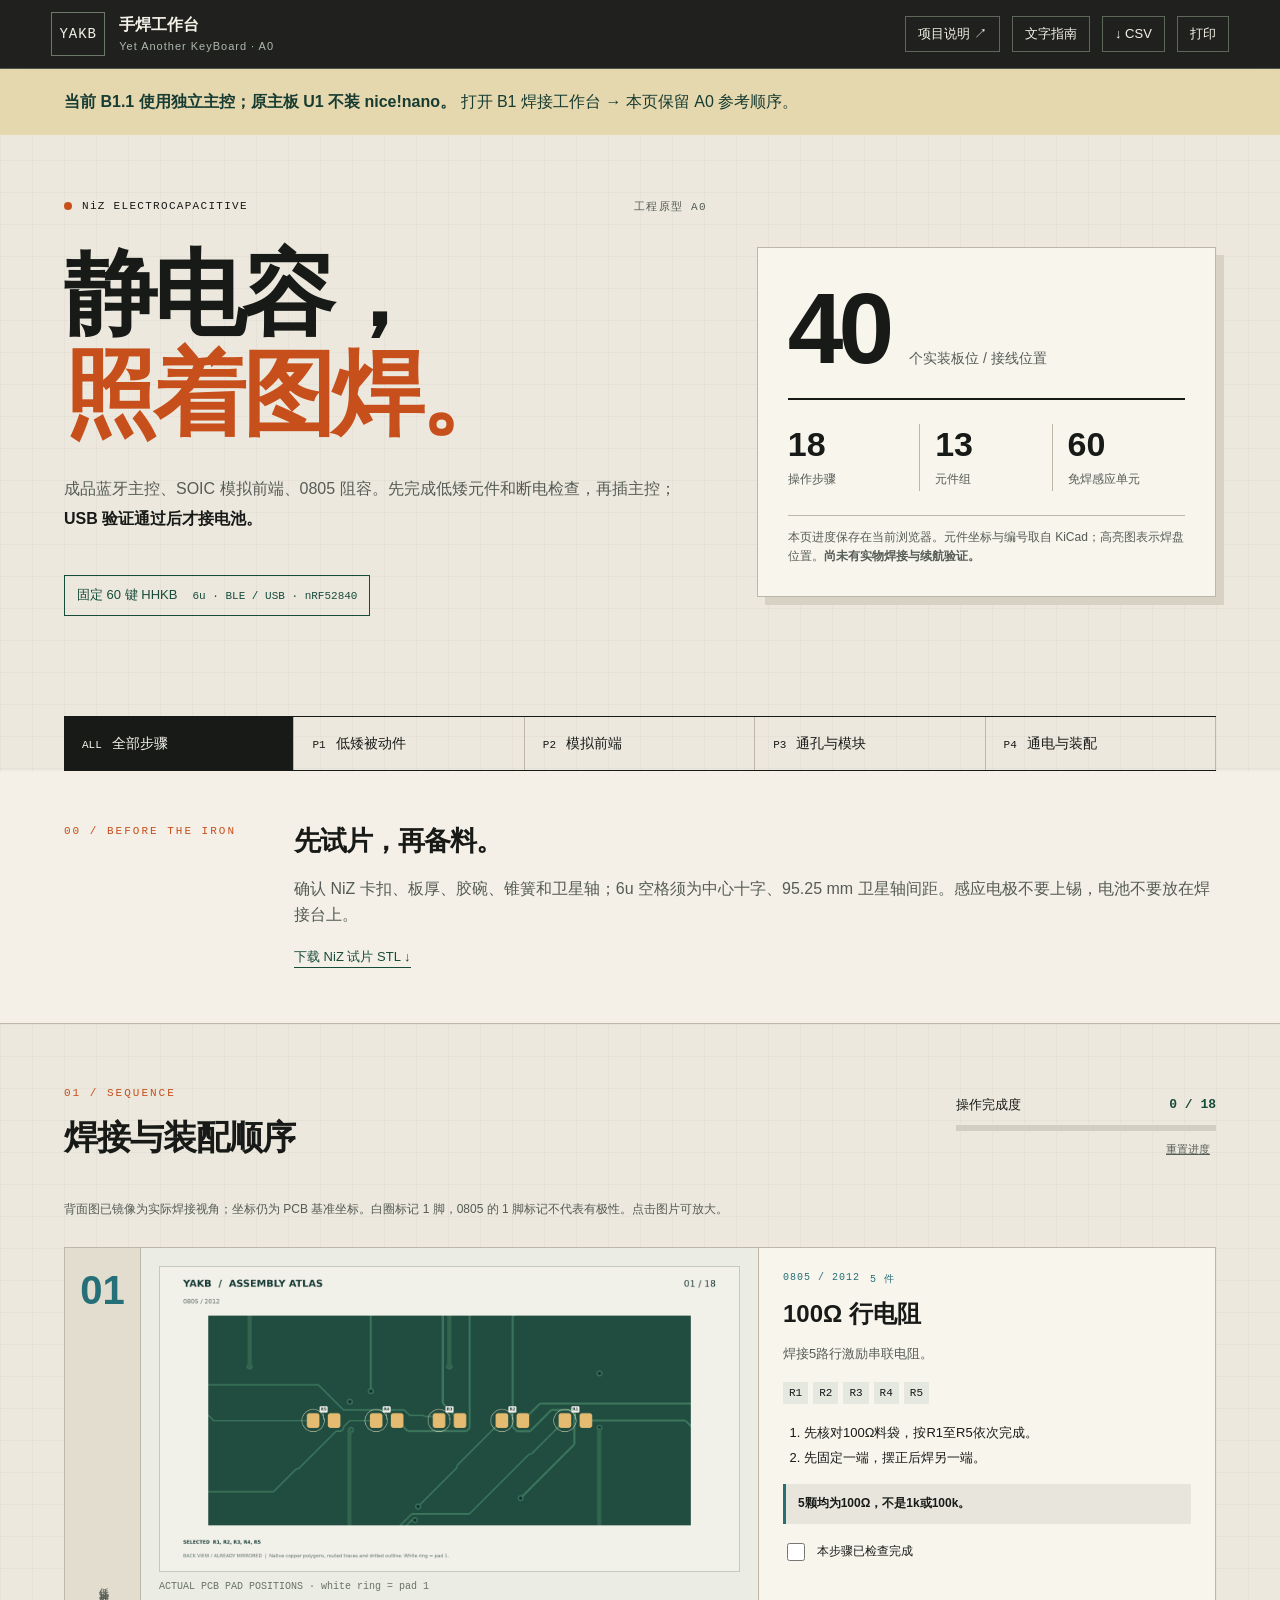
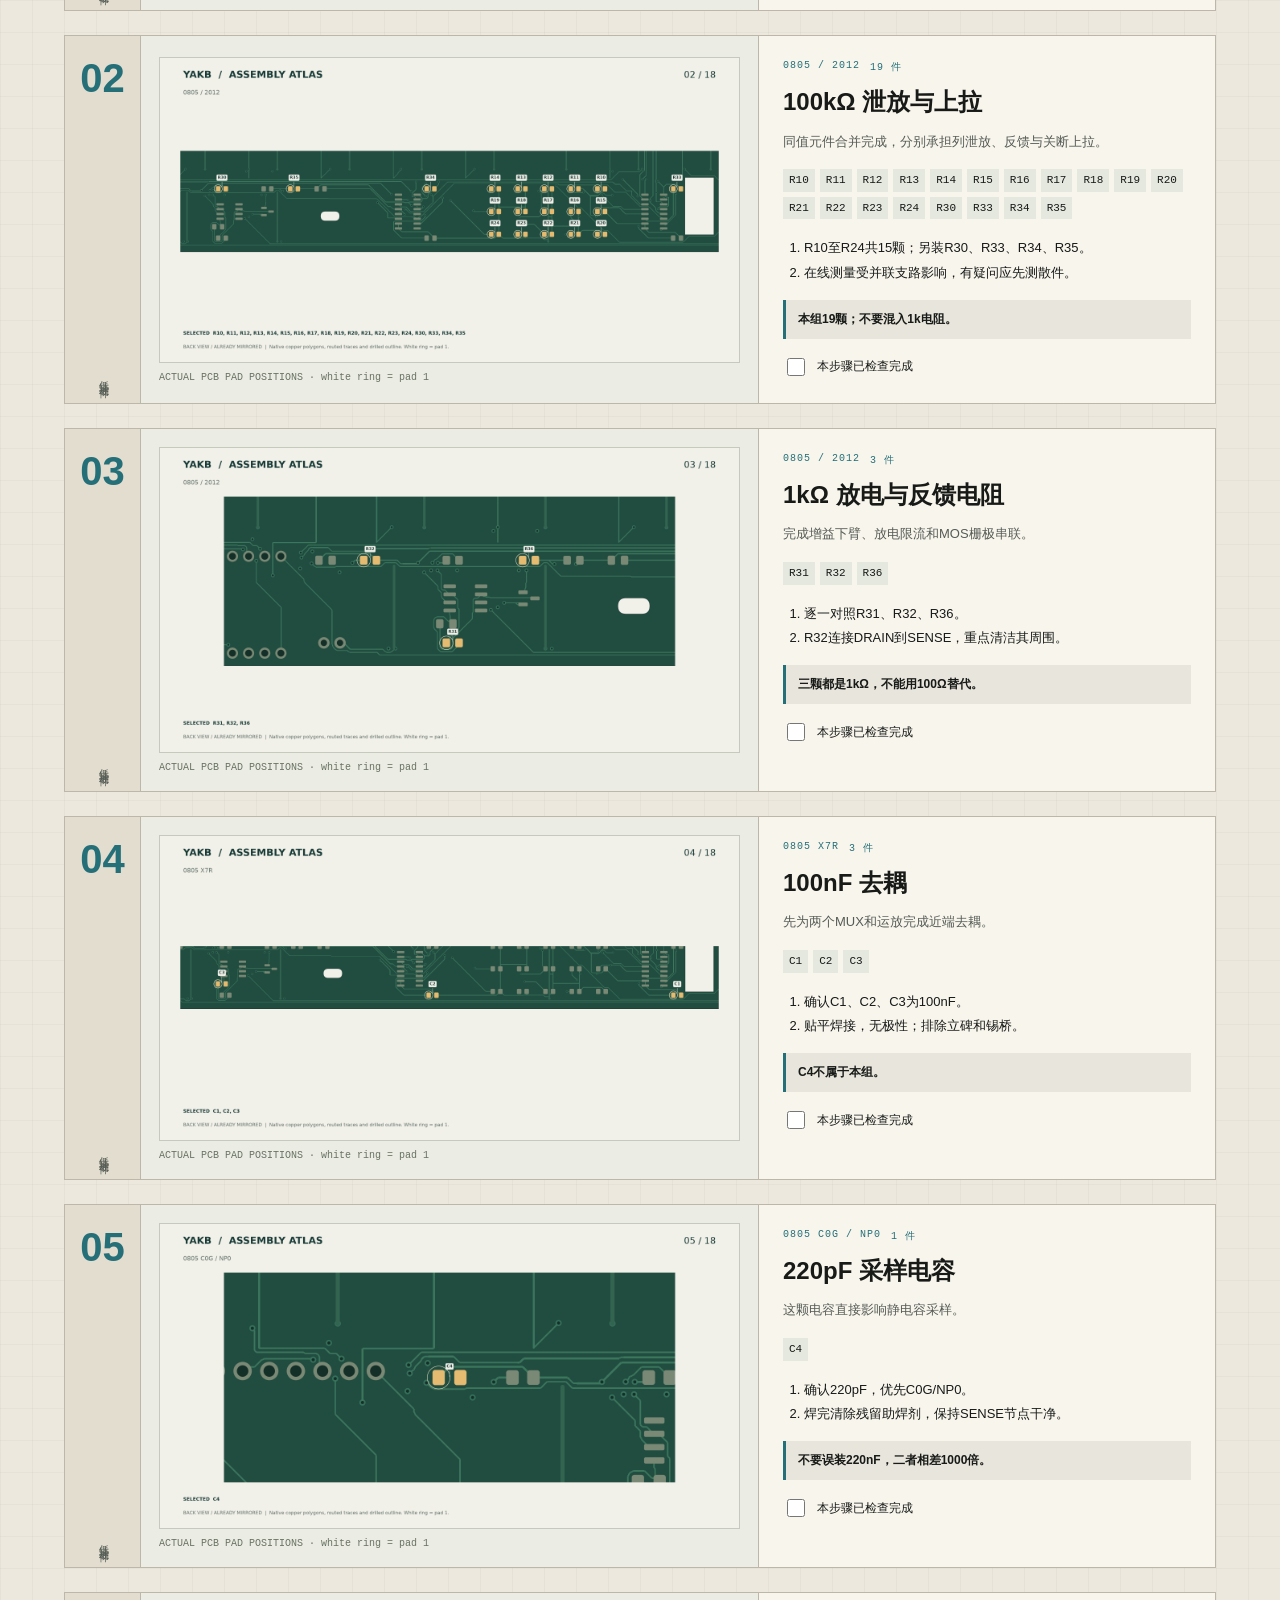
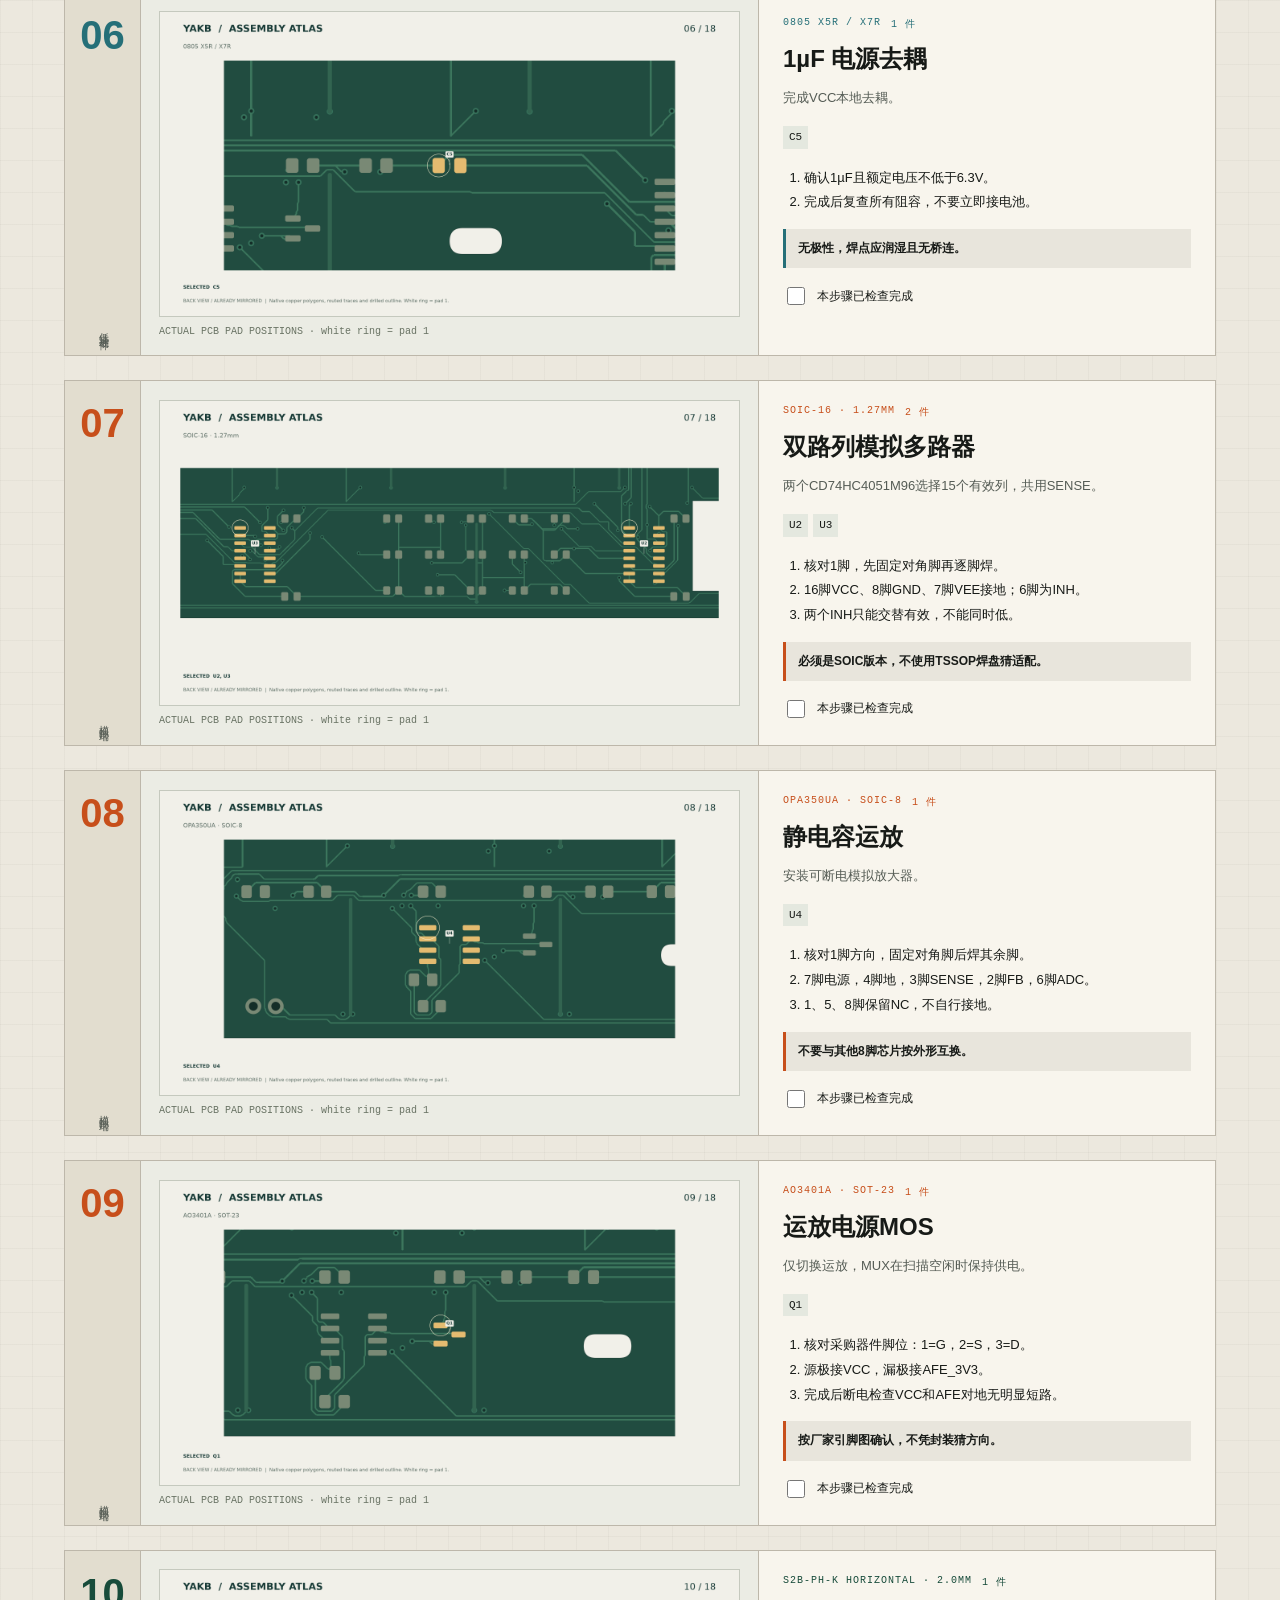
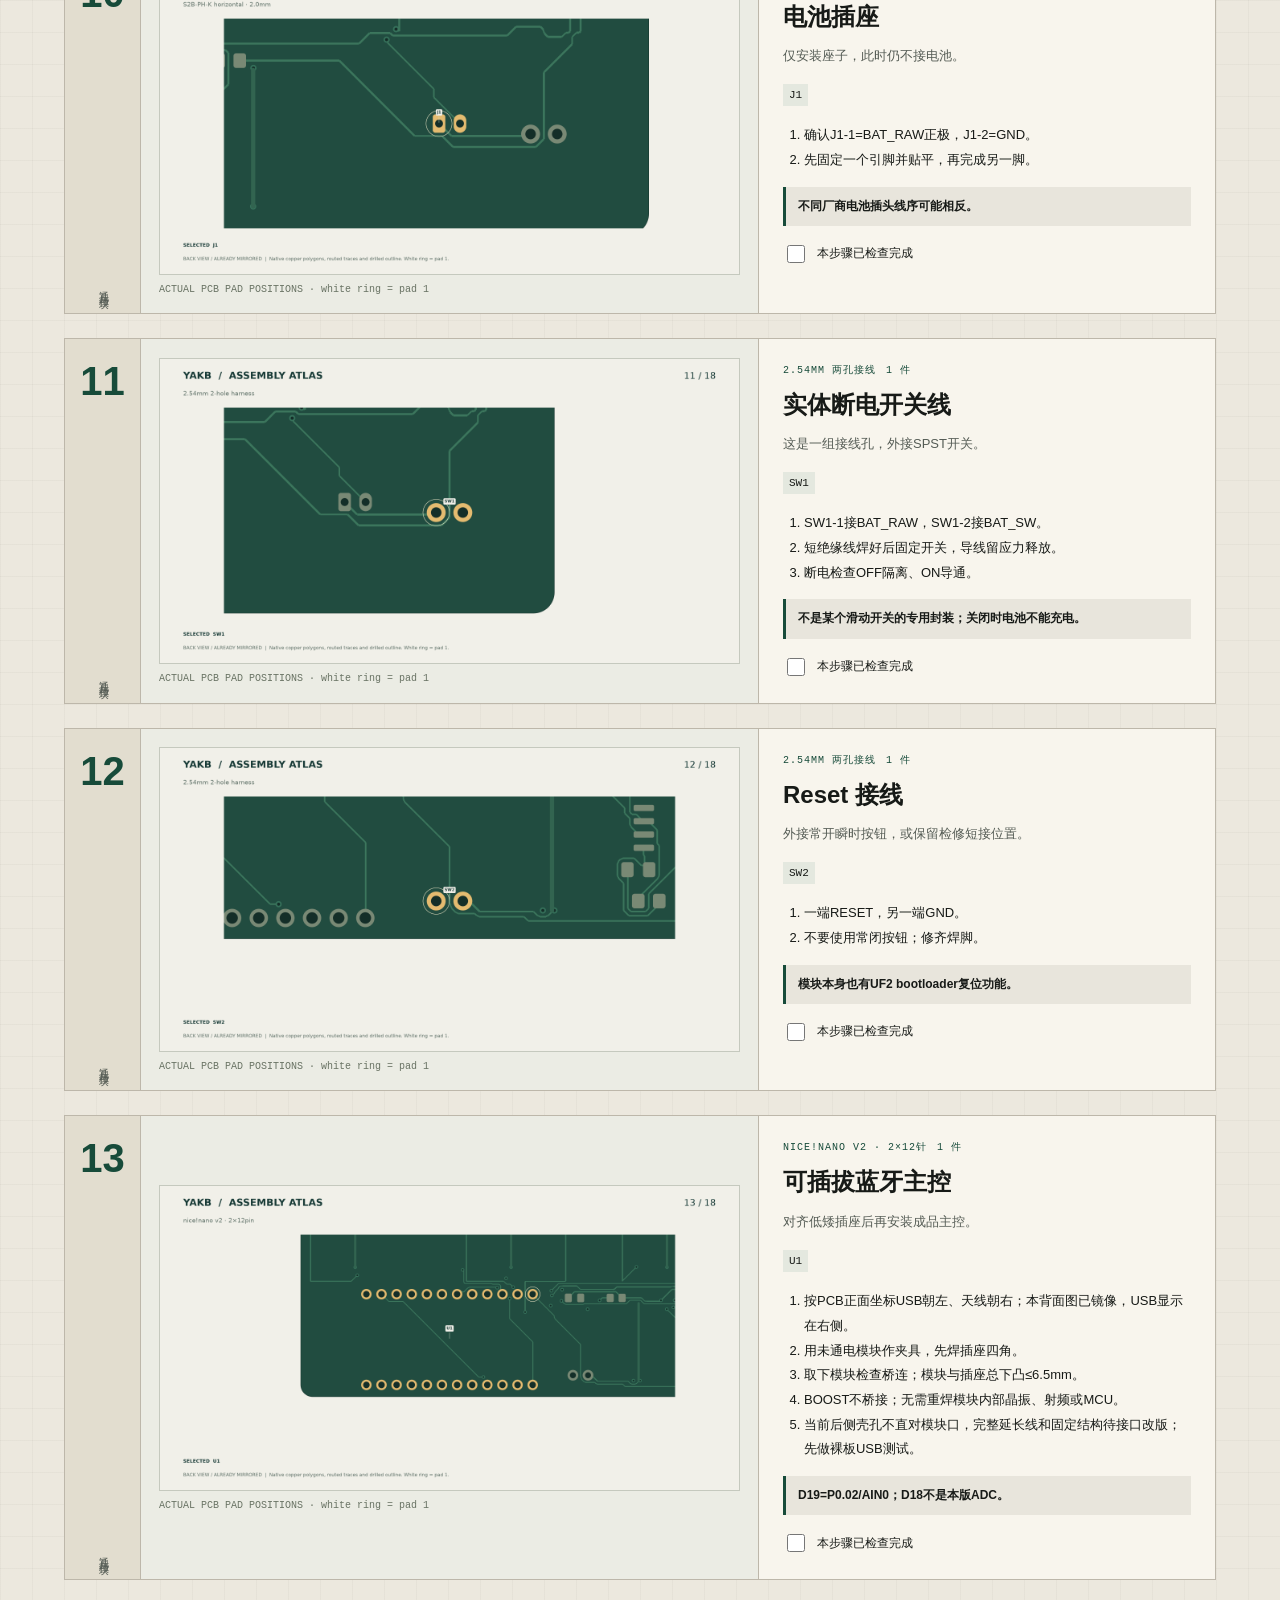
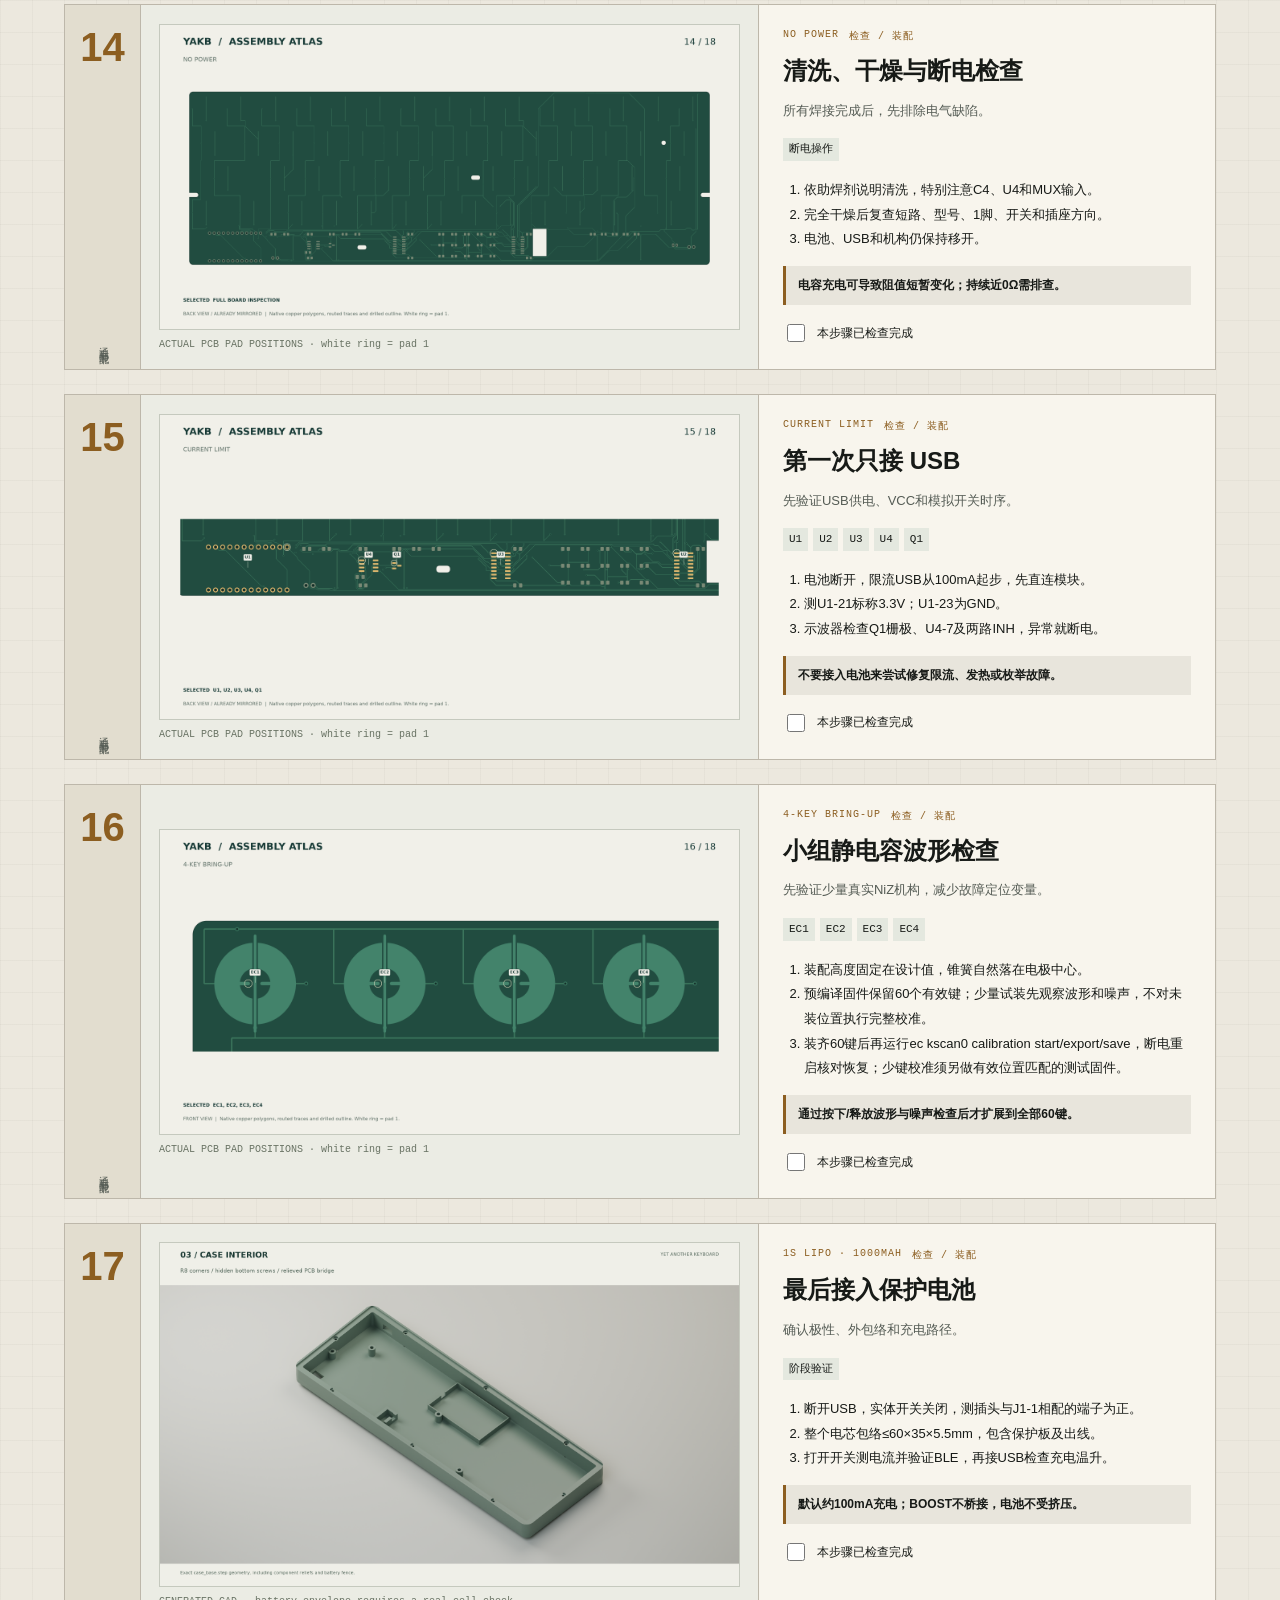
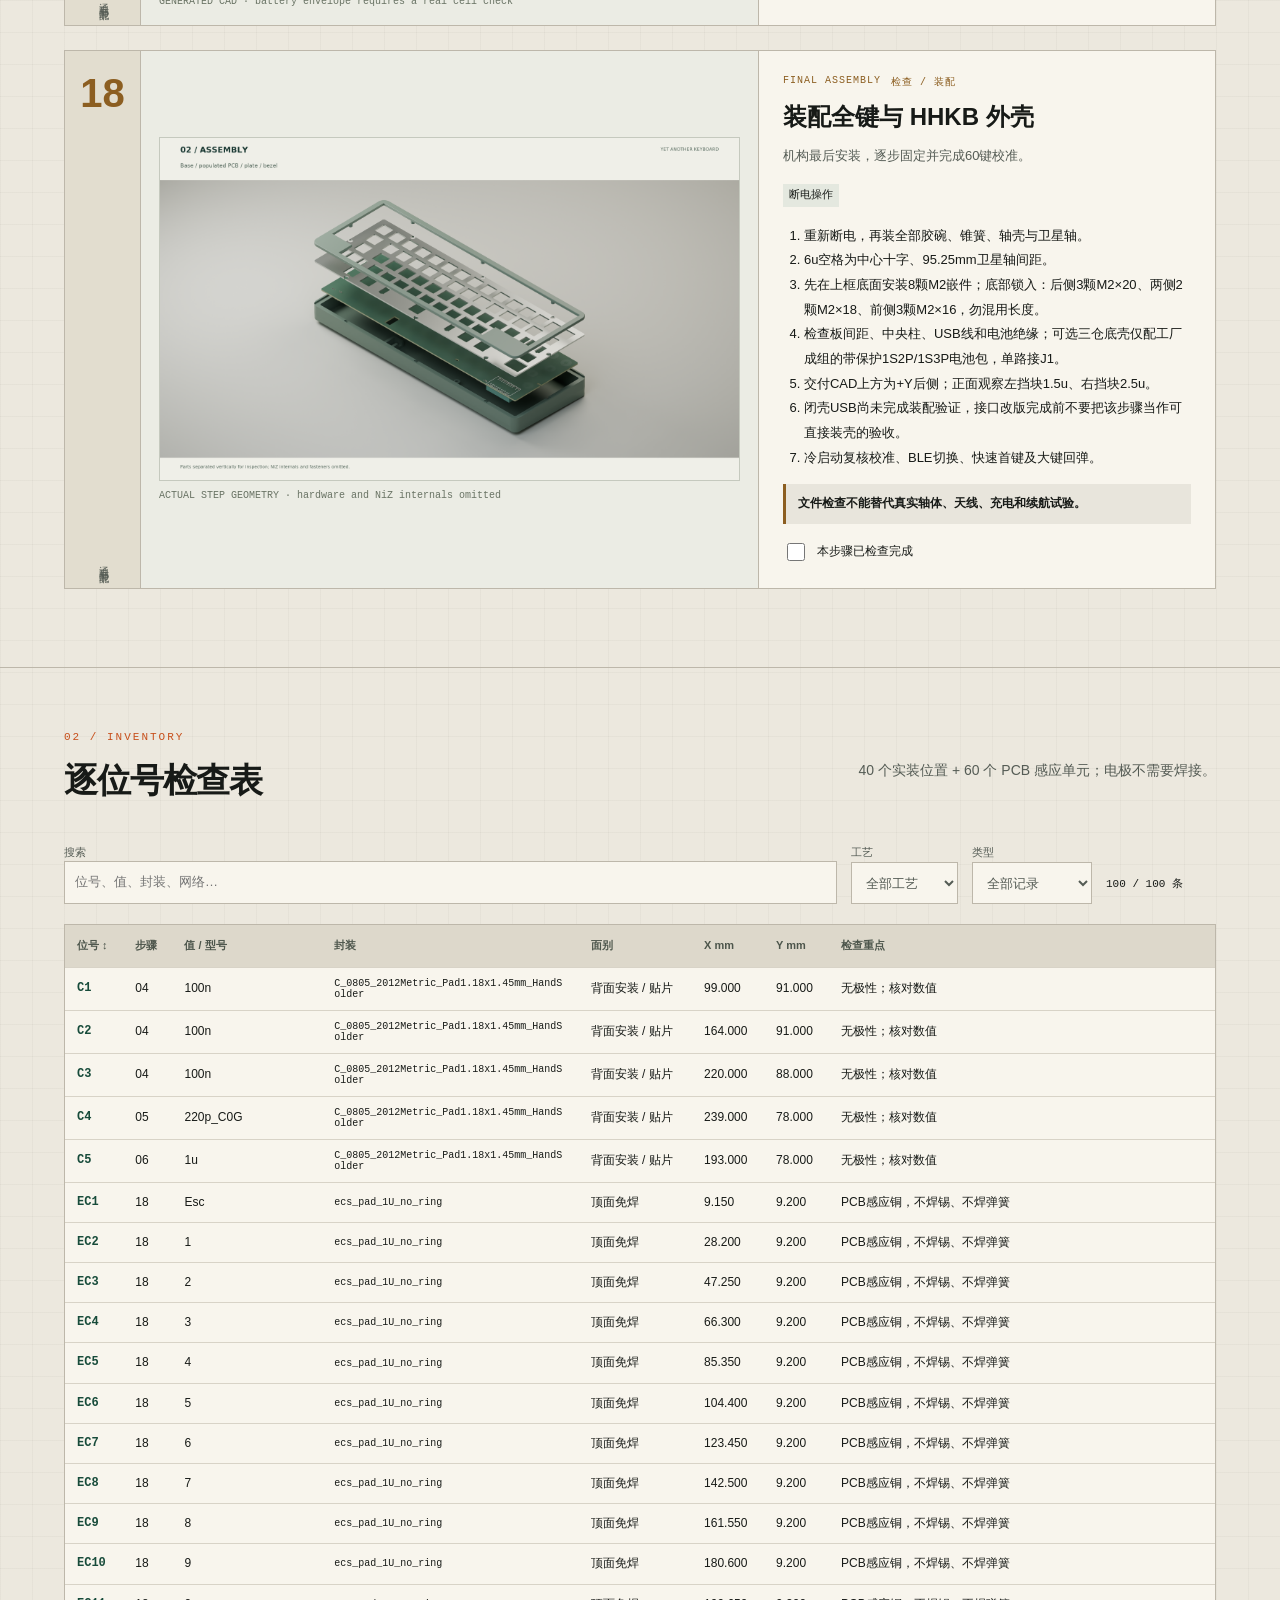
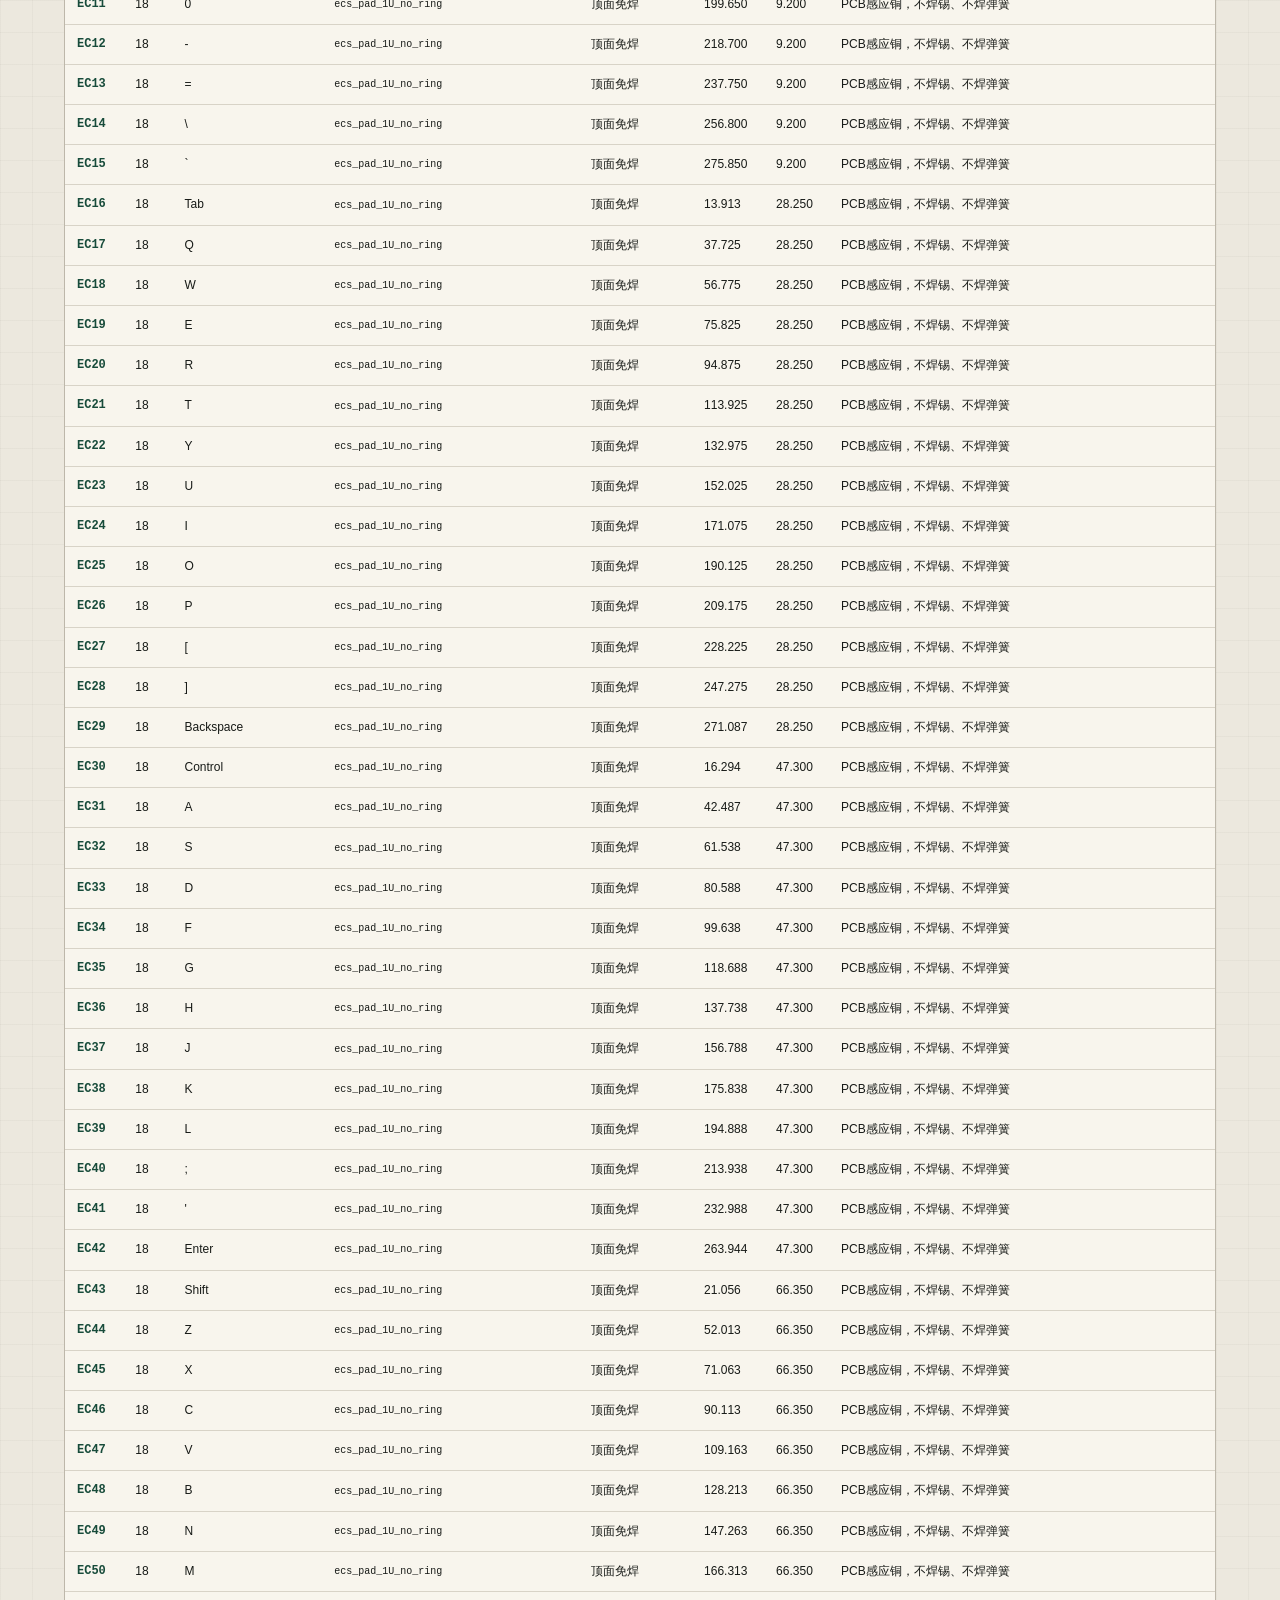
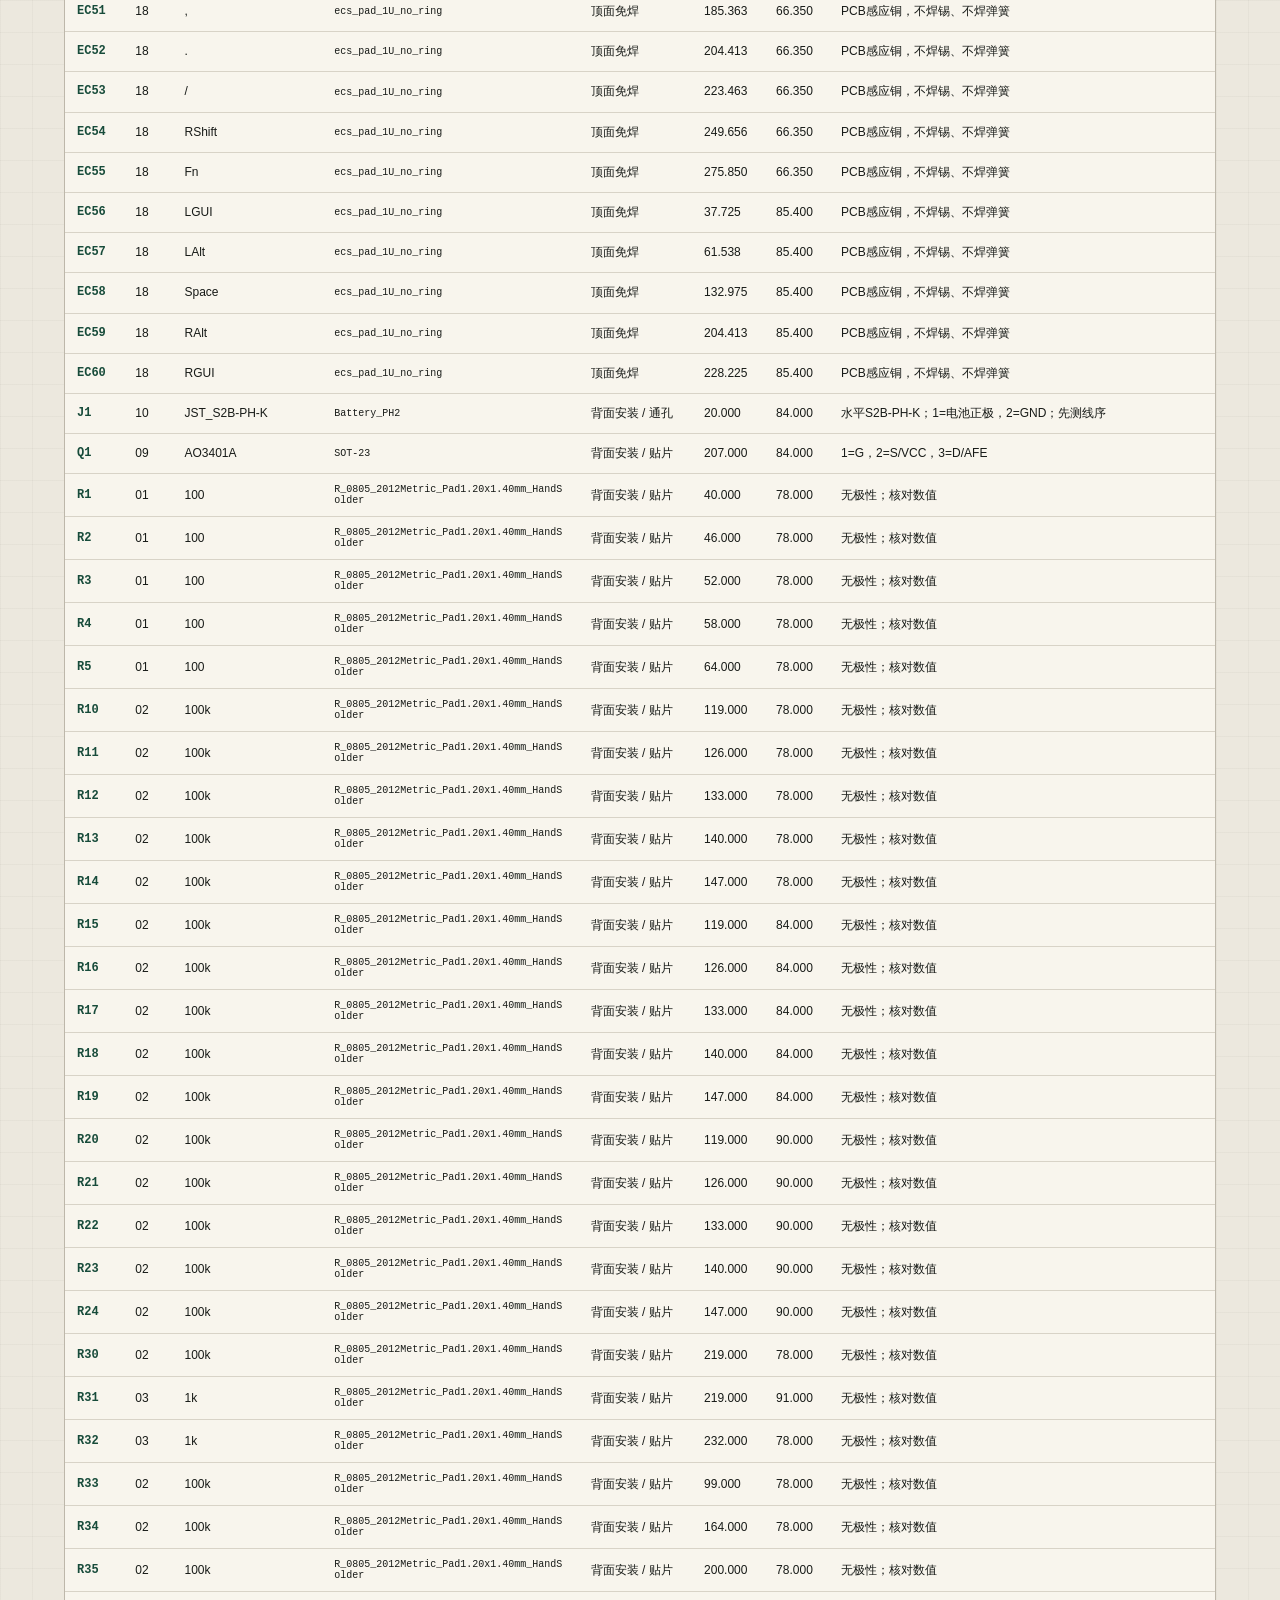
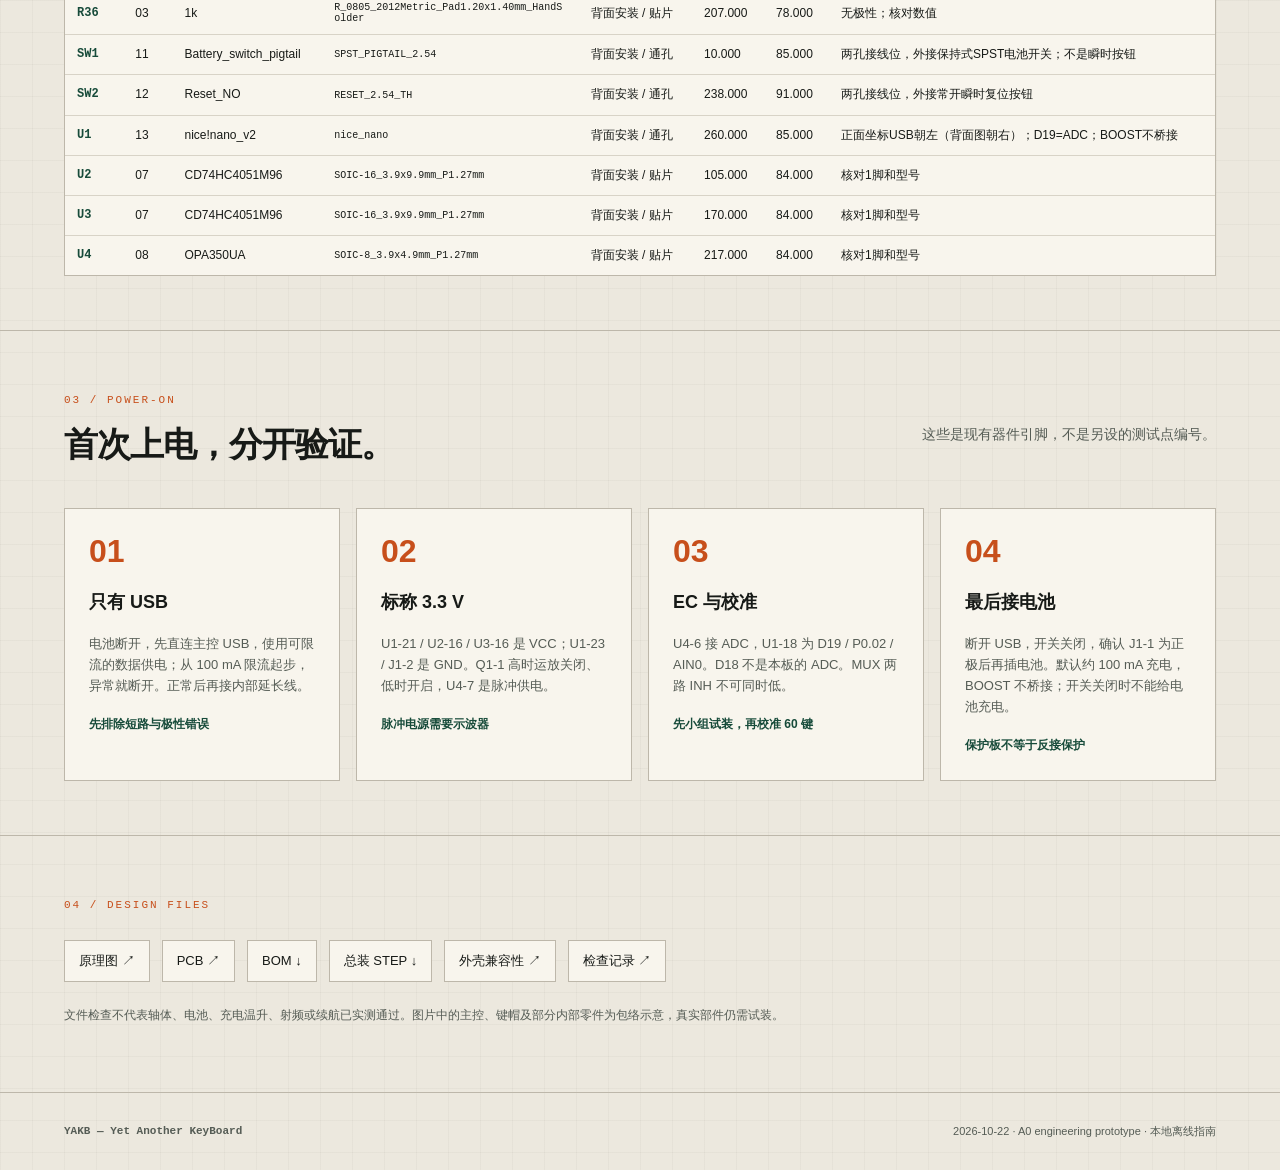
<file: hardware/soldering/index.html>
<!doctype html>
<html lang="zh-CN"><head><meta charset="utf-8"><meta name="viewport" content="width=device-width,initial-scale=1"><meta name="description" content="YAKB NiZ 静电容键盘 A0 的本地手焊工作台，包含18步顺序、实际PCB焊盘高亮、位号筛选和可保存的检查进度。"><title>YAKB — 手焊工作台</title><link rel="stylesheet" href="styles.css"><script src="data.js" defer></script><script src="app.js" defer></script></head>
<body><a href="#workflow" class="skip">跳到焊接步骤</a>
<header><a class="brand" href="#top"><span class="mark">YAKB</span><span><strong>手焊工作台</strong><small>Yet Another KeyBoard · A0</small></span></a><nav><a href="../../README.zh-CN.md">项目说明 ↗</a><a href="../../docs/soldering-guide.zh-CN.md">文字指南</a><a href="placement-checklist.csv" download>↓ CSV</a><button id="print" type="button">打印</button></nav></header>
<aside class="b1-banner" style="padding:20px 5%;background:#e5d7ae;color:#173c32"><strong>当前 B1.1 使用独立主控；原主板 U1 不装 nice!nano。</strong> <a href="b1/index.html">打开 B1 焊接工作台 →</a> 本页保留 A0 参考顺序。</aside>
<main id="top"><section class="hero"><div class="hero-copy"><div class="eyebrow"><i></i> NiZ ELECTROCAPACITIVE <span>工程原型 A0</span></div><h1>静电容，<br><em>照着图焊。</em></h1><p>成品蓝牙主控、SOIC 模拟前端、0805 阻容。先完成低矮元件和断电检查，再插主控；<strong>USB 验证通过后才接电池。</strong></p><div class="build-lock">固定 60 键 HHKB <b>6u · BLE / USB · nRF52840</b></div></div><aside class="hero-data"><div class="total"><span>40</span><small>个实装板位 / 接线位置</small></div><div class="metrics"><div><b>18</b><small>操作步骤</small></div><div><b>13</b><small>元件组</small></div><div><b>60</b><small>免焊感应单元</small></div></div><p>本页进度保存在当前浏览器。元件坐标与编号取自 KiCad；高亮图表示焊盘位置。<strong>尚未有实物焊接与续航验证。</strong></p></aside><nav class="phase-rail" id="phases" aria-label="按工艺筛选"></nav></section>
<section class="band prerequisite"><span class="section-index">00 / BEFORE THE IRON</span><div><h2>先试片，再备料。</h2><p>确认 NiZ 卡扣、板厚、胶碗、锥簧和卫星轴；6u 空格须为中心十字、95.25 mm 卫星轴间距。感应电极不要上锡，电池不要放在焊接台上。</p><a href="../../mechanical/niz_fit_coupon.stl" download>下载 NiZ 试片 STL ↓</a></div></section>
<section class="band" id="workflow"><div class="section-head"><div><span class="section-index">01 / SEQUENCE</span><h2>焊接与装配顺序</h2></div><div class="progress"><div>操作完成度 <strong id="progressText" aria-live="polite">0 / 18</strong></div><div class="track"><i id="bar"></i></div><button id="reset" type="button">重置进度</button></div></div><p class="view-note">背面图已镜像为实际焊接视角；坐标仍为 PCB 基准坐标。白圈标记 1 脚，0805 的 1 脚标记不代表有极性。点击图片可放大。</p><div id="steps"></div><noscript><p>启用 JavaScript 可显示交互步骤。也可直接阅读上方链接的完整文字指南。</p></noscript></section>
<section class="band" id="inventory"><div class="section-head"><div><span class="section-index">02 / INVENTORY</span><h2>逐位号检查表</h2></div><p>40 个实装位置 + 60 个 PCB 感应单元；电极不需要焊接。</p></div><div class="tools"><label>搜索<input type="search" id="search" placeholder="位号、值、封装、网络…"></label><label>工艺<select id="phaseFilter"><option value="">全部工艺</option></select></label><label>类型<select id="typeFilter"><option value="">全部记录</option><option value="populate">实装 / 接线</option><option value="electrode">免焊感应电极</option></select></label><span id="rowCount" aria-live="polite"></span></div><div class="table-wrap"><table><thead><tr><th><button id="sortRef" type="button">位号 ↕</button></th><th>步骤</th><th>值 / 型号</th><th>封装</th><th>面别</th><th>X mm</th><th>Y mm</th><th>检查重点</th></tr></thead><tbody id="rows"></tbody></table></div><p id="empty" hidden>没有匹配的位号，请调整筛选条件。</p></section>
<section class="band" id="power"><div class="section-head"><div><span class="section-index">03 / POWER-ON</span><h2>首次上电，分开验证。</h2></div><p>这些是现有器件引脚，不是另设的测试点编号。</p></div><div class="checkpoints"><article><span>01</span><h3>只有 USB</h3><p>电池断开，先直连主控 USB，使用可限流的数据供电；从 100 mA 限流起步，异常就断开。正常后再接内部延长线。</p><b>先排除短路与极性错误</b></article><article><span>02</span><h3>标称 3.3 V</h3><p>U1-21 / U2-16 / U3-16 是 VCC；U1-23 / J1-2 是 GND。Q1-1 高时运放关闭、低时开启，U4-7 是脉冲供电。</p><b>脉冲电源需要示波器</b></article><article><span>03</span><h3>EC 与校准</h3><p>U4-6 接 ADC，U1-18 为 D19 / P0.02 / AIN0。D18 不是本板的 ADC。MUX 两路 INH 不可同时低。</p><b>先小组试装，再校准 60 键</b></article><article><span>04</span><h3>最后接电池</h3><p>断开 USB，开关关闭，确认 J1-1 为正极后再插电池。默认约 100 mA 充电，BOOST 不桥接；开关关闭时不能给电池充电。</p><b>保护板不等于反接保护</b></article></div></section>
<section class="band references"><span class="section-index">04 / DESIGN FILES</span><div><a href="../YAKB.kicad_sch">原理图 ↗</a><a href="../YAKB.kicad_pcb">PCB ↗</a><a href="../BOM.csv">BOM ↓</a><a href="../../mechanical/assembly.step">总装 STEP ↓</a><a href="../../docs/compatibility.zh-CN.md">外壳兼容性 ↗</a><a href="../../reports/">检查记录 ↗</a></div><p>文件检查不代表轴体、电池、充电温升、射频或续航已实测通过。图片中的主控、键帽及部分内部零件为包络示意，真实部件仍需试装。</p></section></main>
<footer><b>YAKB — Yet Another KeyBoard</b><span>2026-10-22 · A0 engineering prototype · 本地离线指南</span></footer>
<dialog id="viewer"><button id="closeViewer" type="button" aria-label="关闭放大图">关闭 ×</button><img id="zoomImage" alt=""><p id="zoomCaption"></p></dialog><div id="toast" role="status" aria-live="polite"></div>
</body></html>
</file>
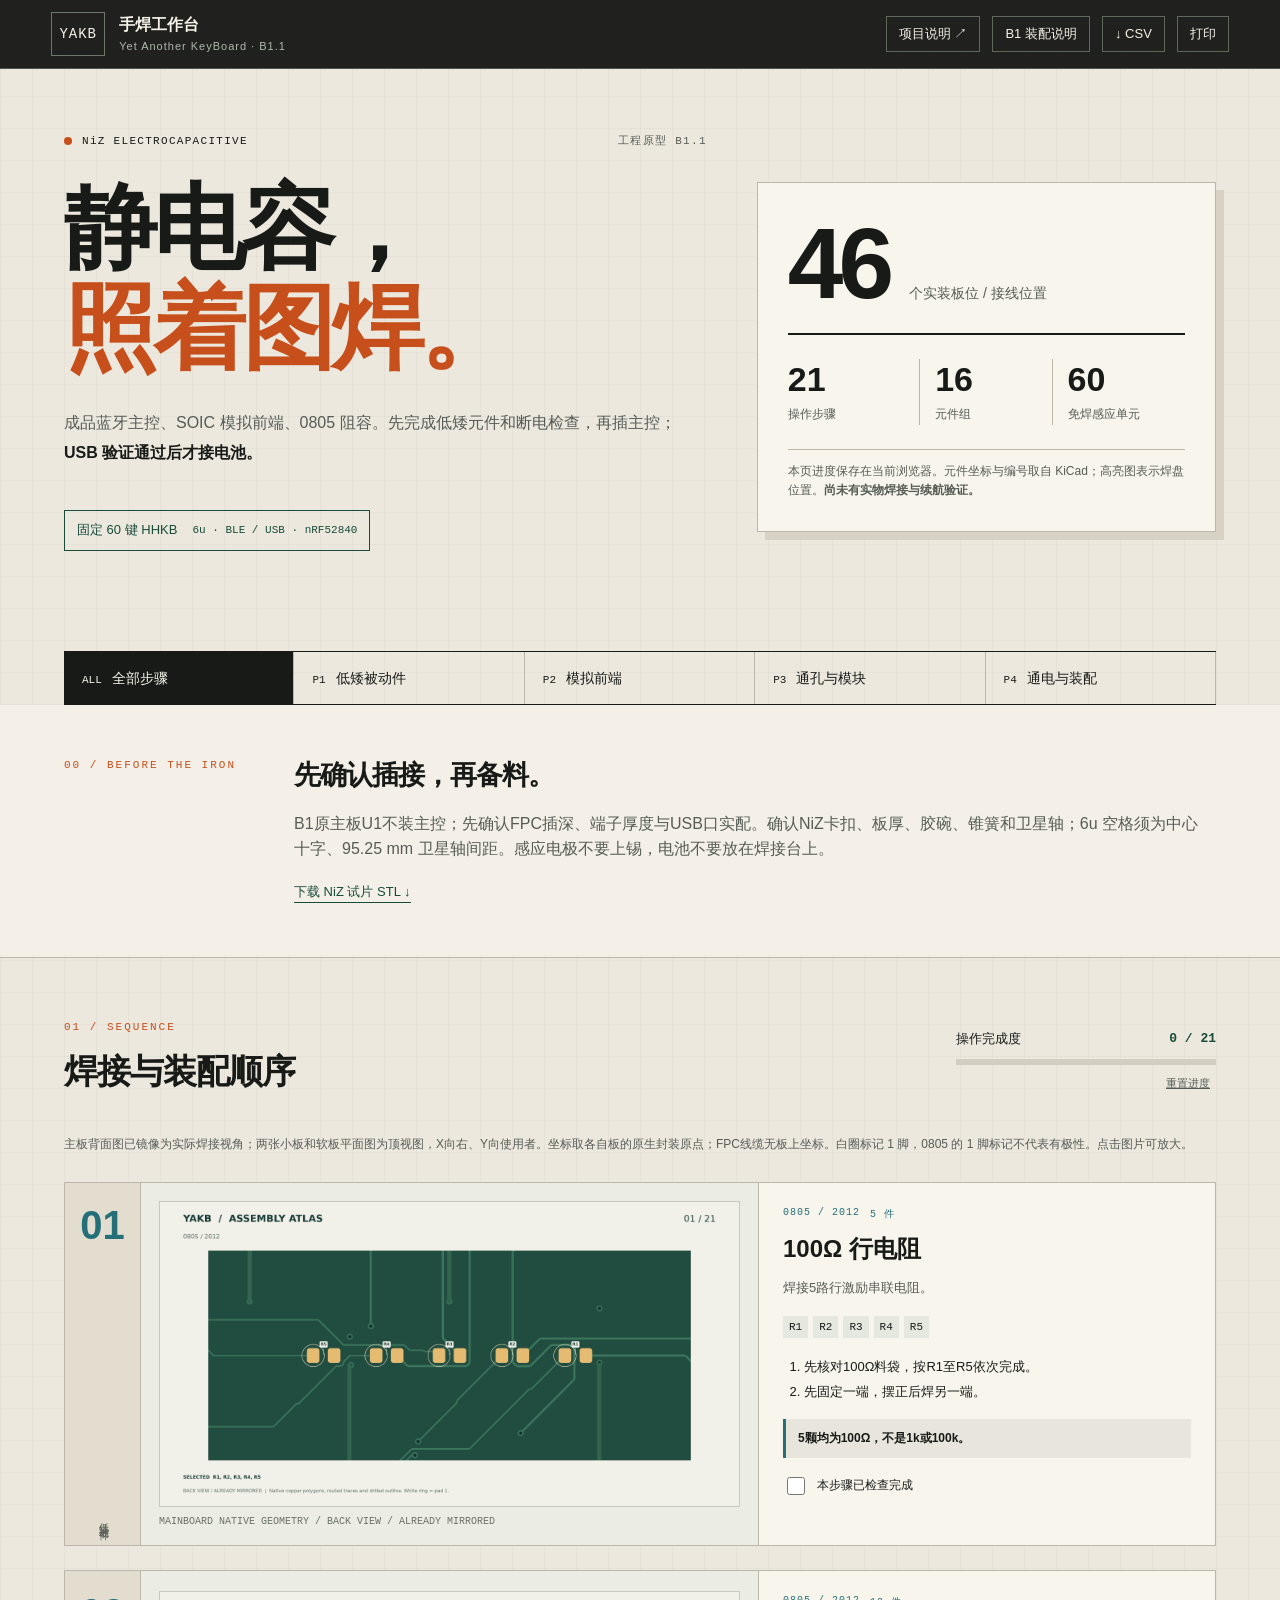
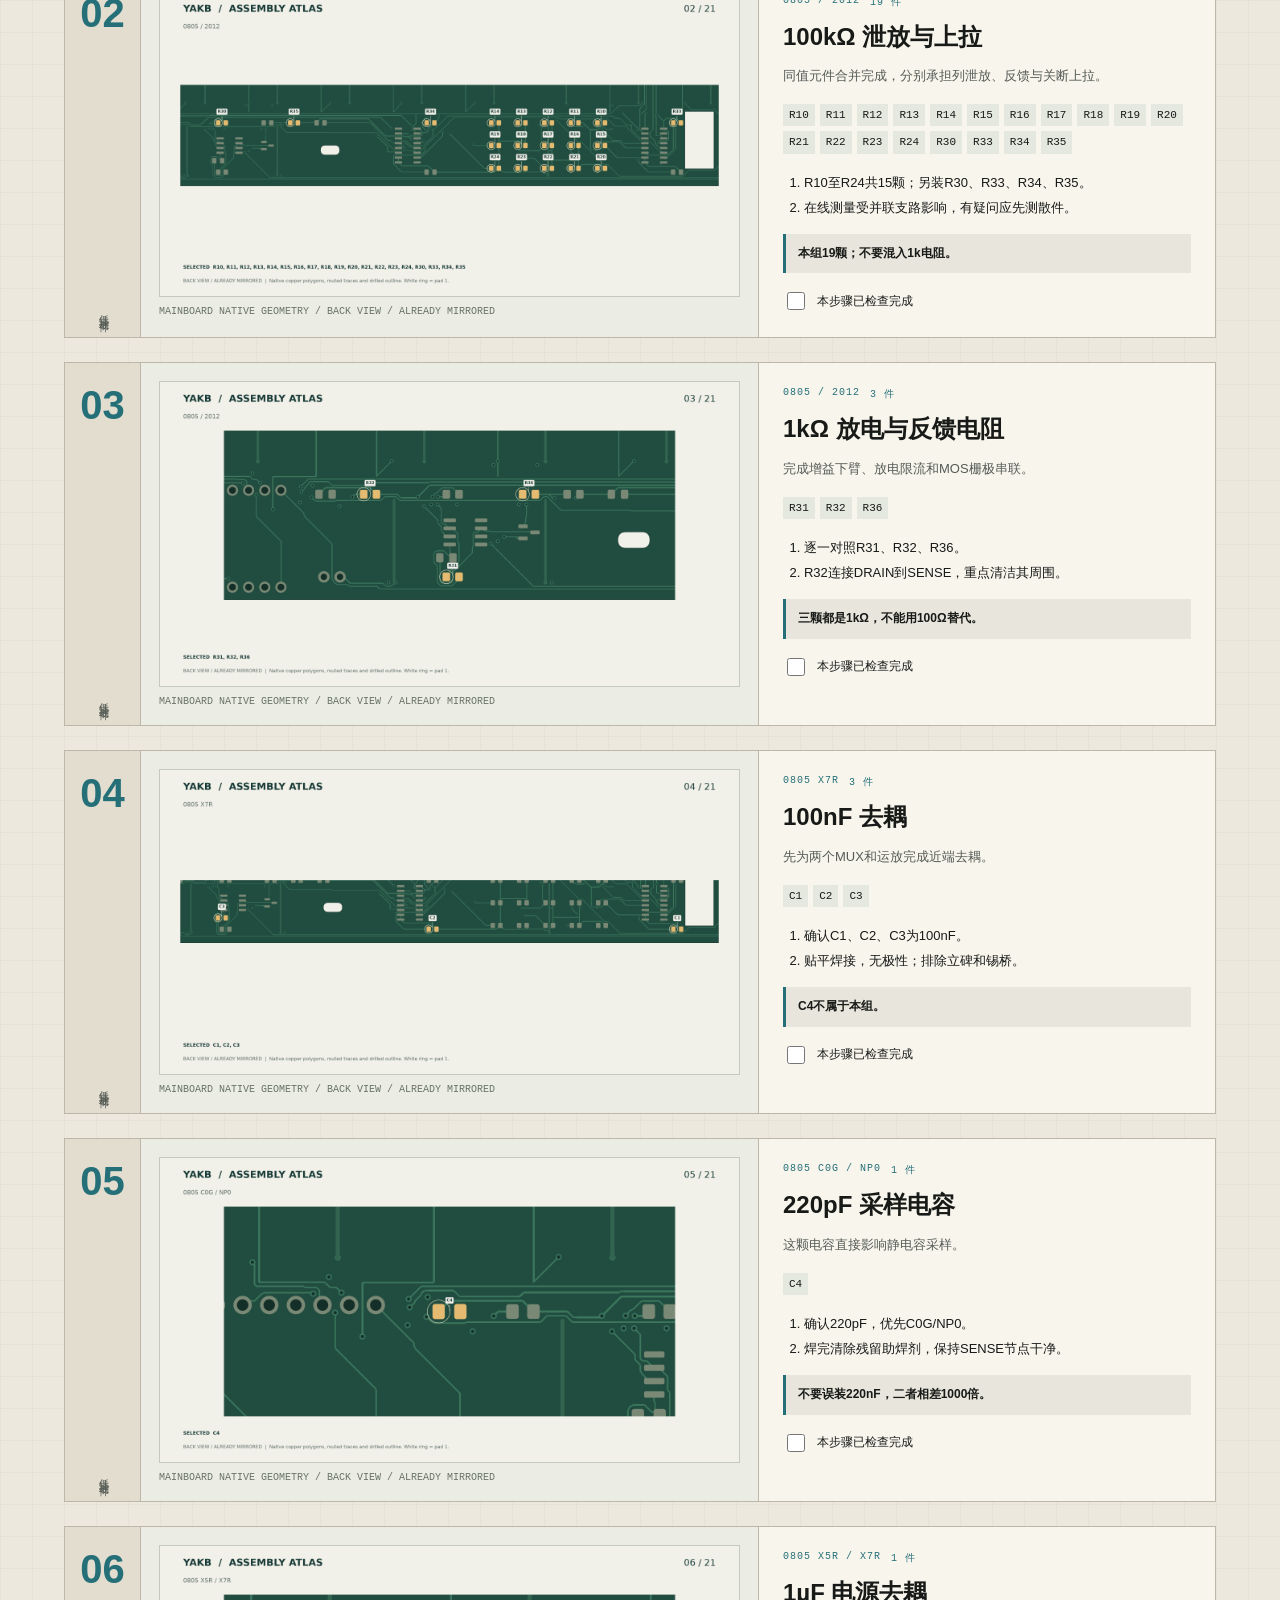
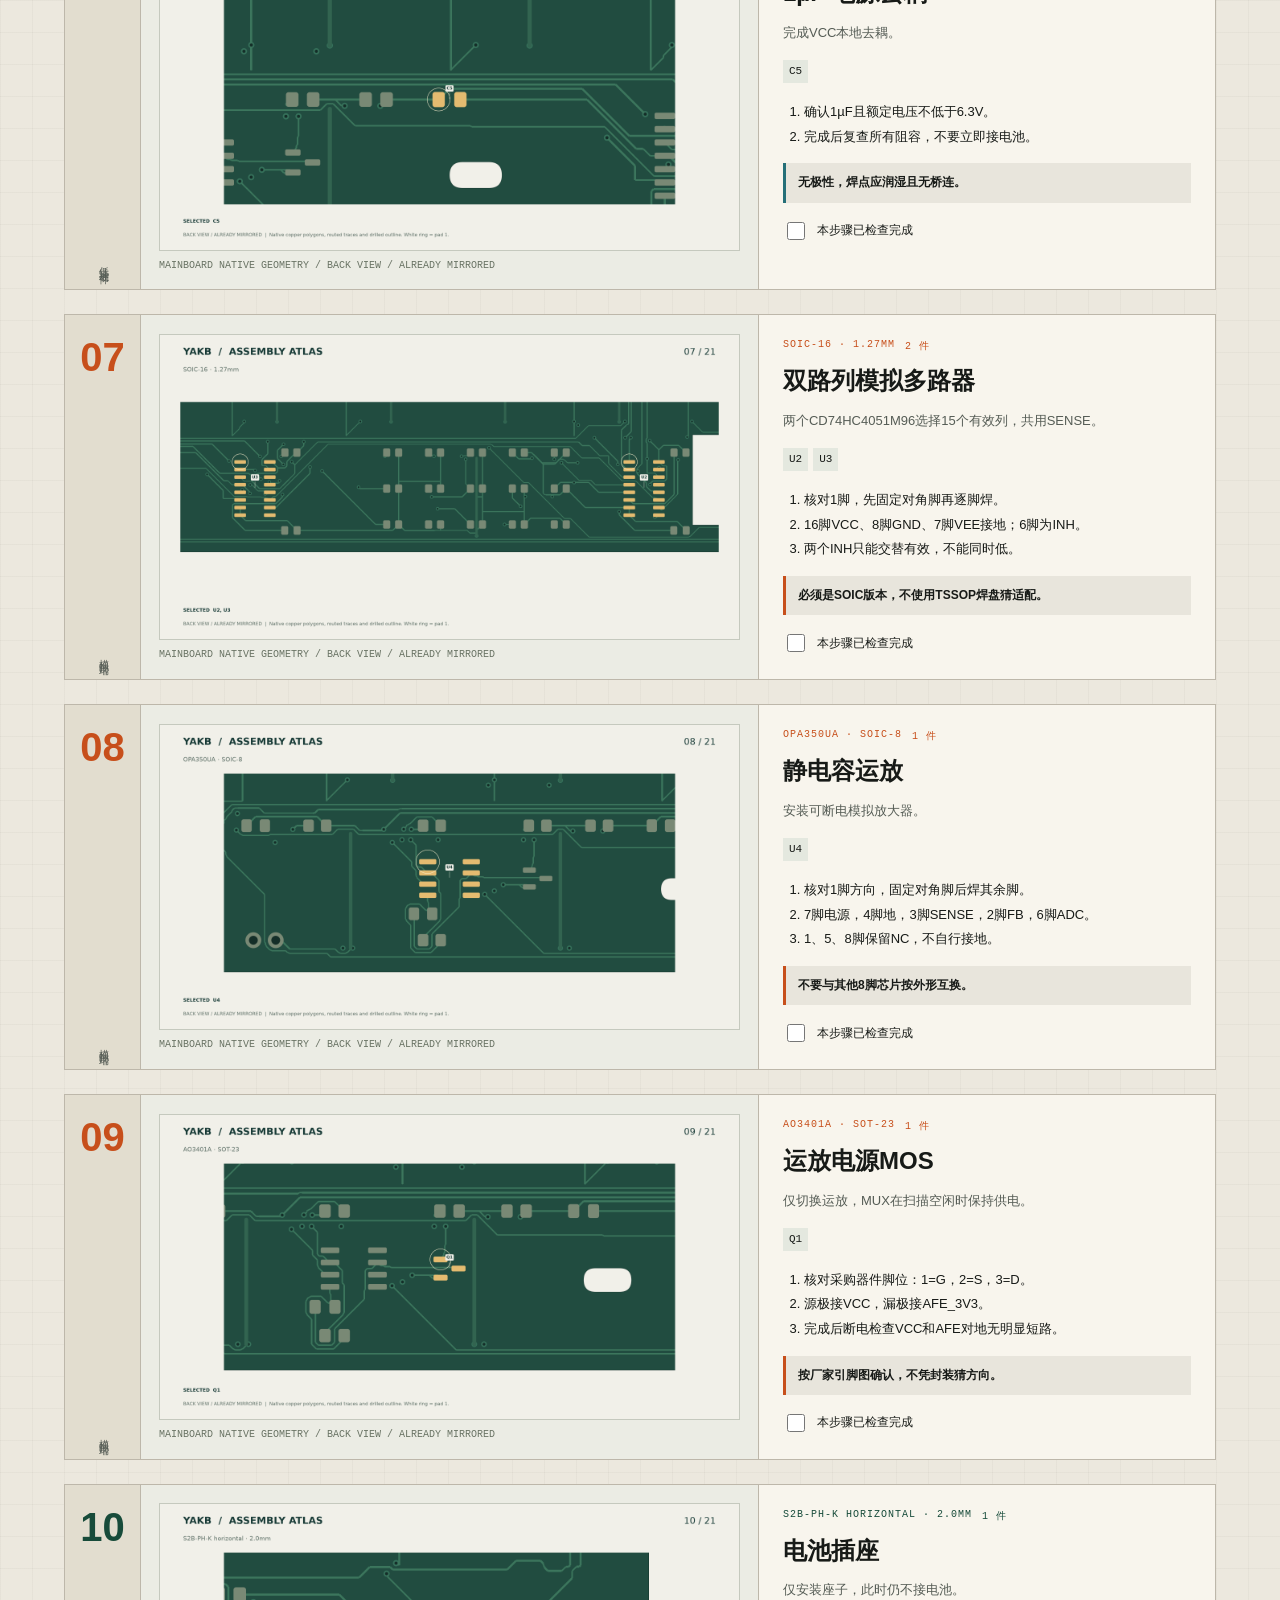
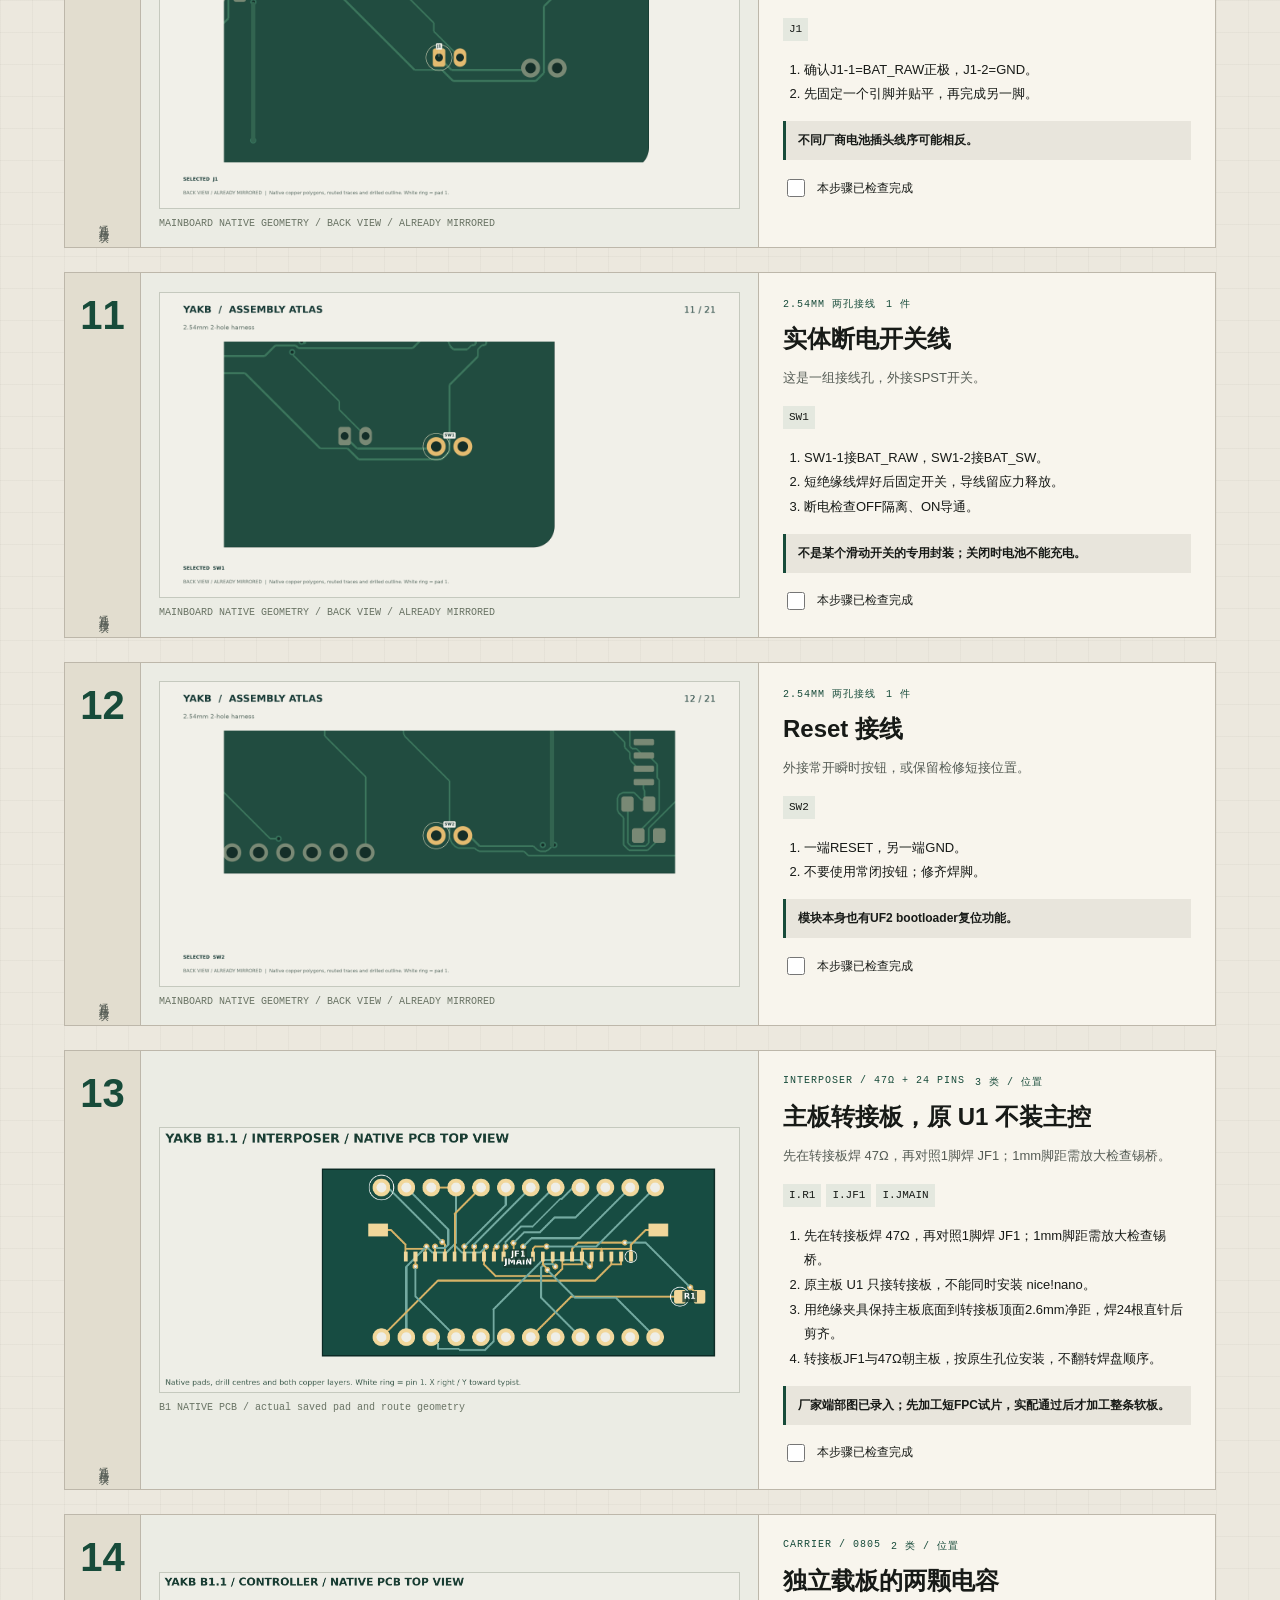
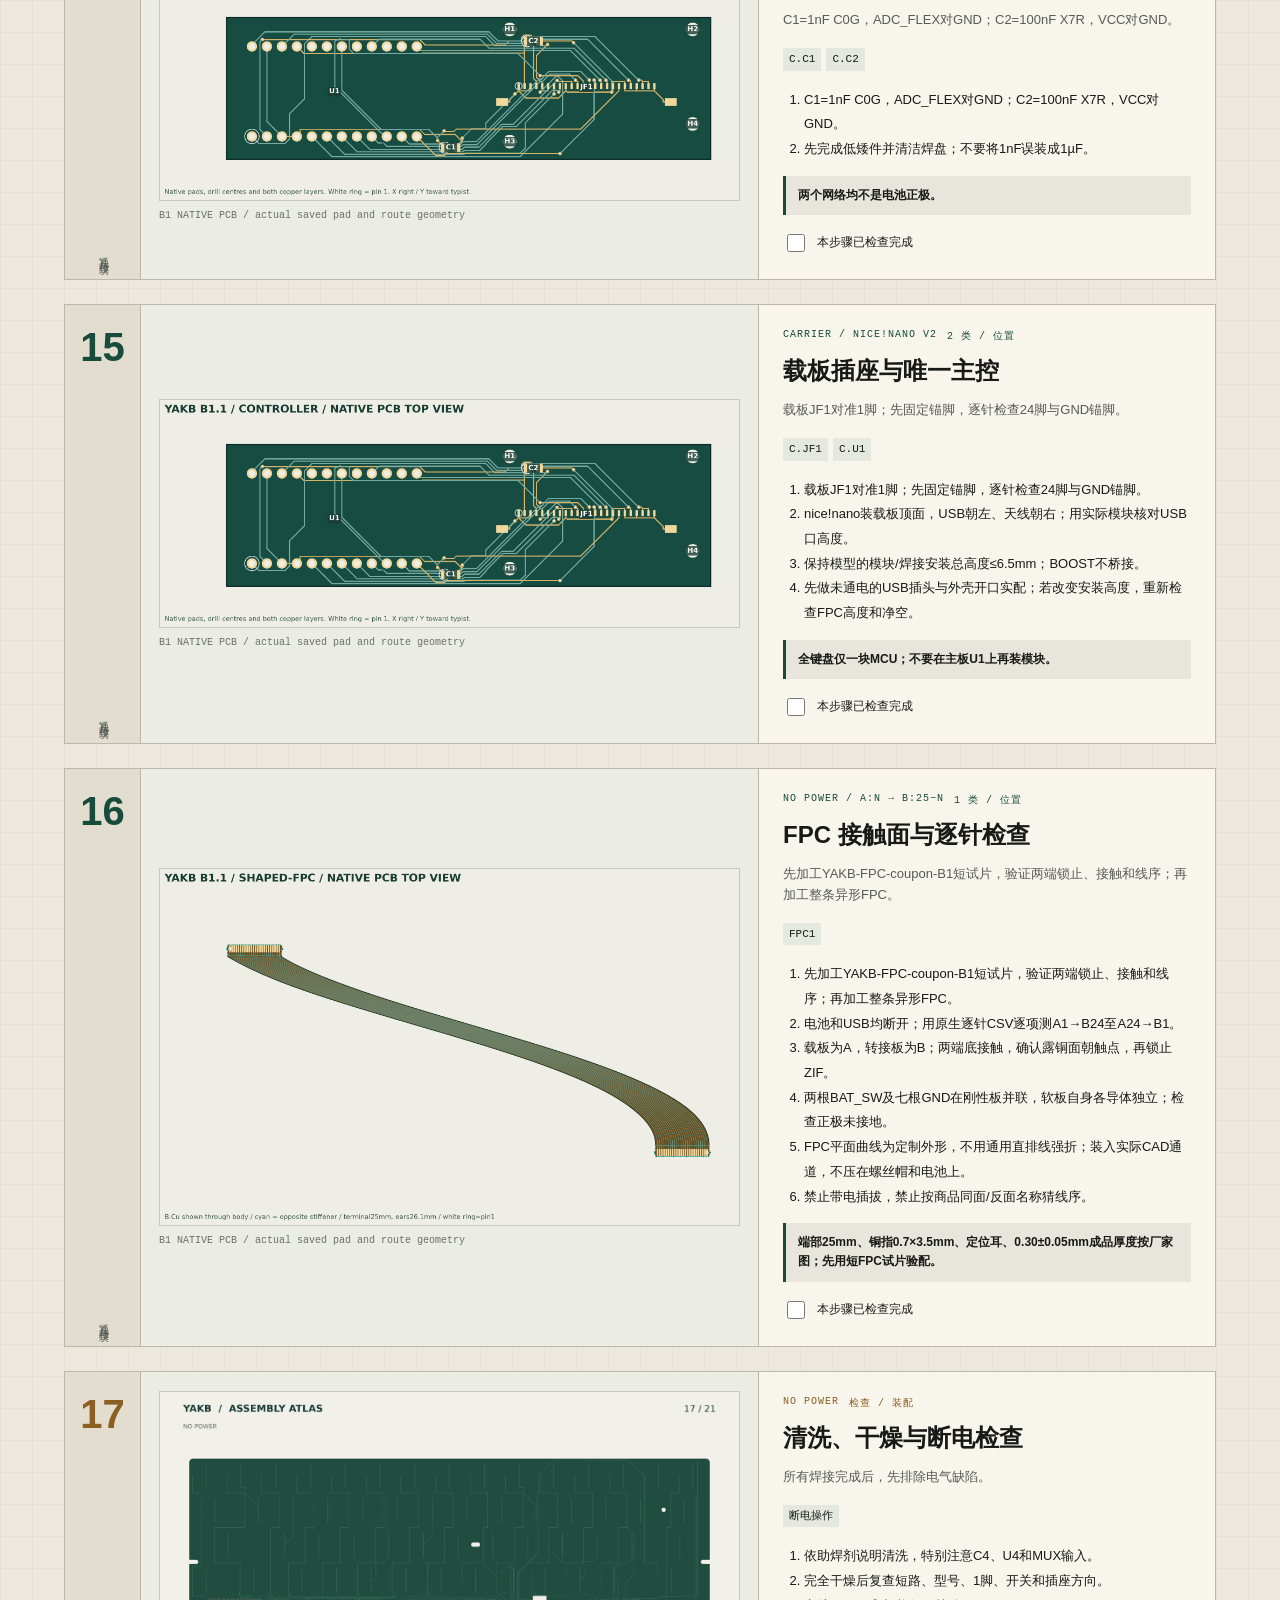
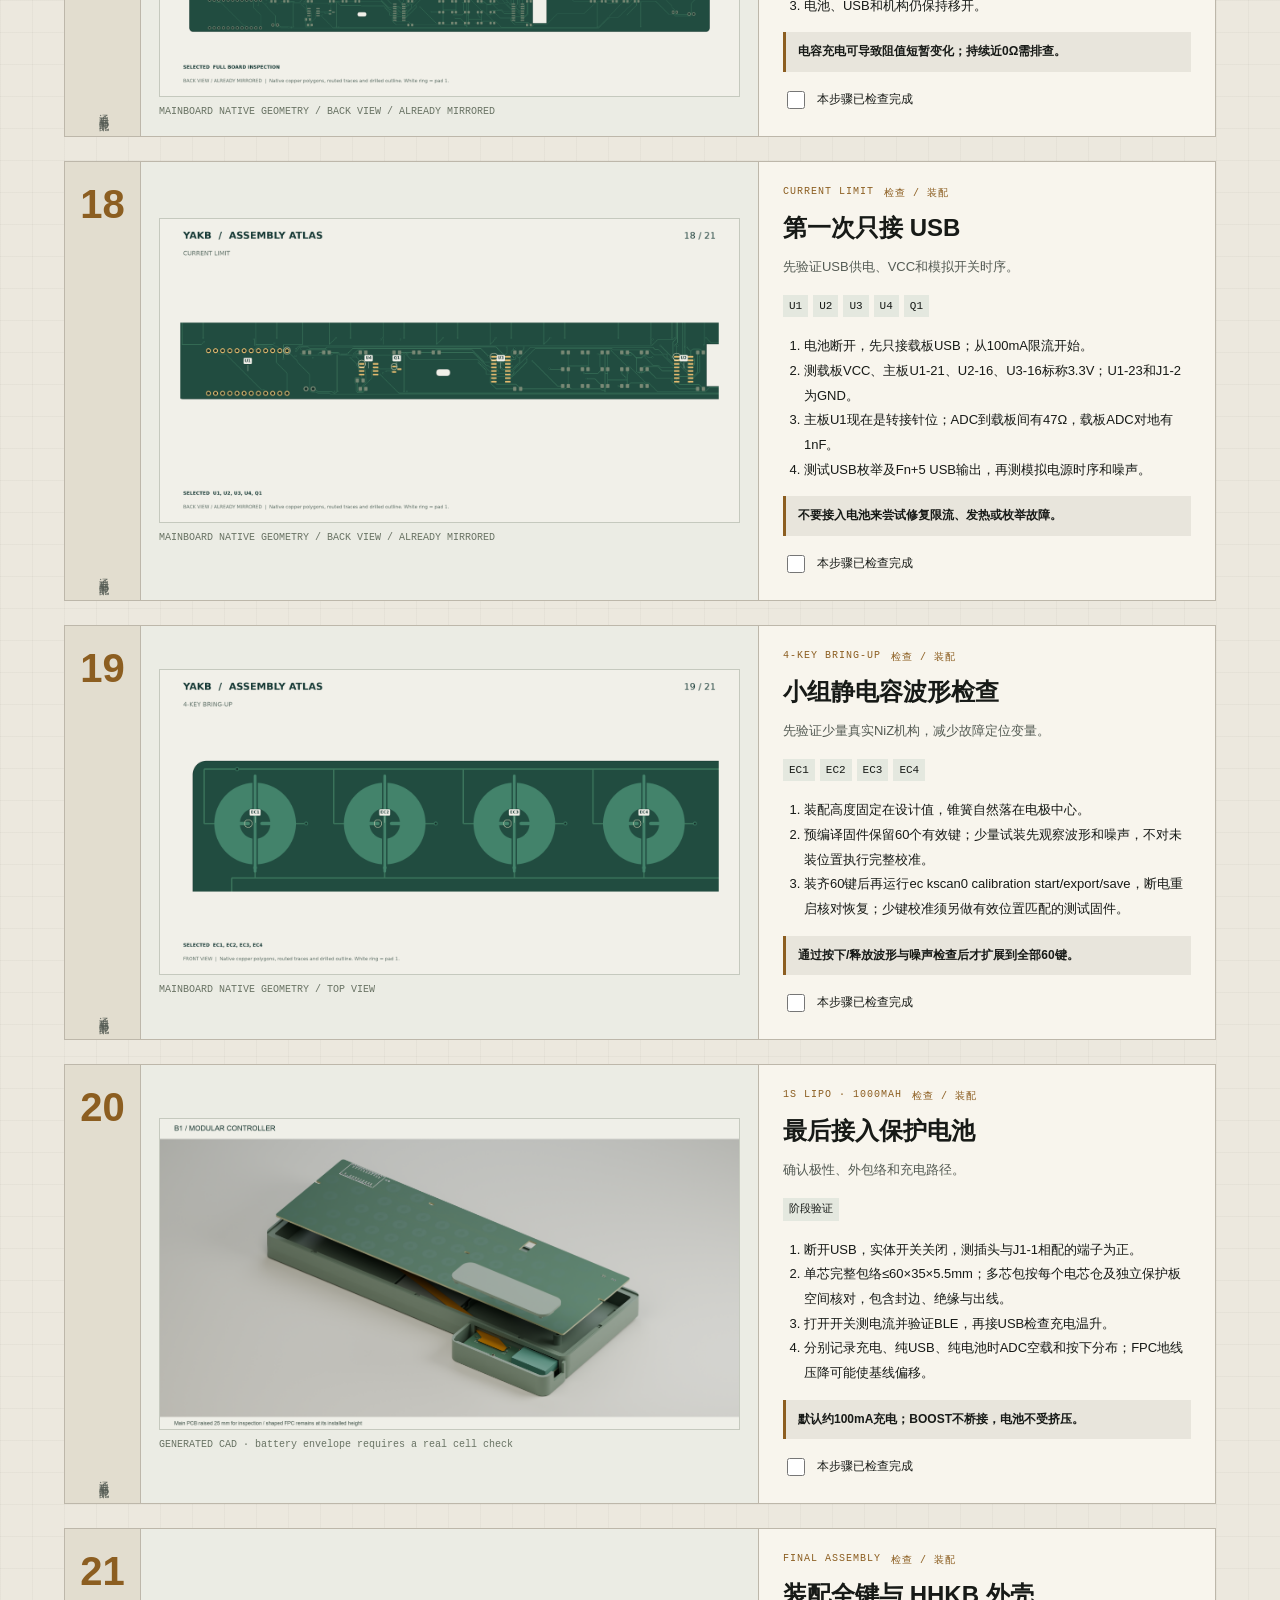
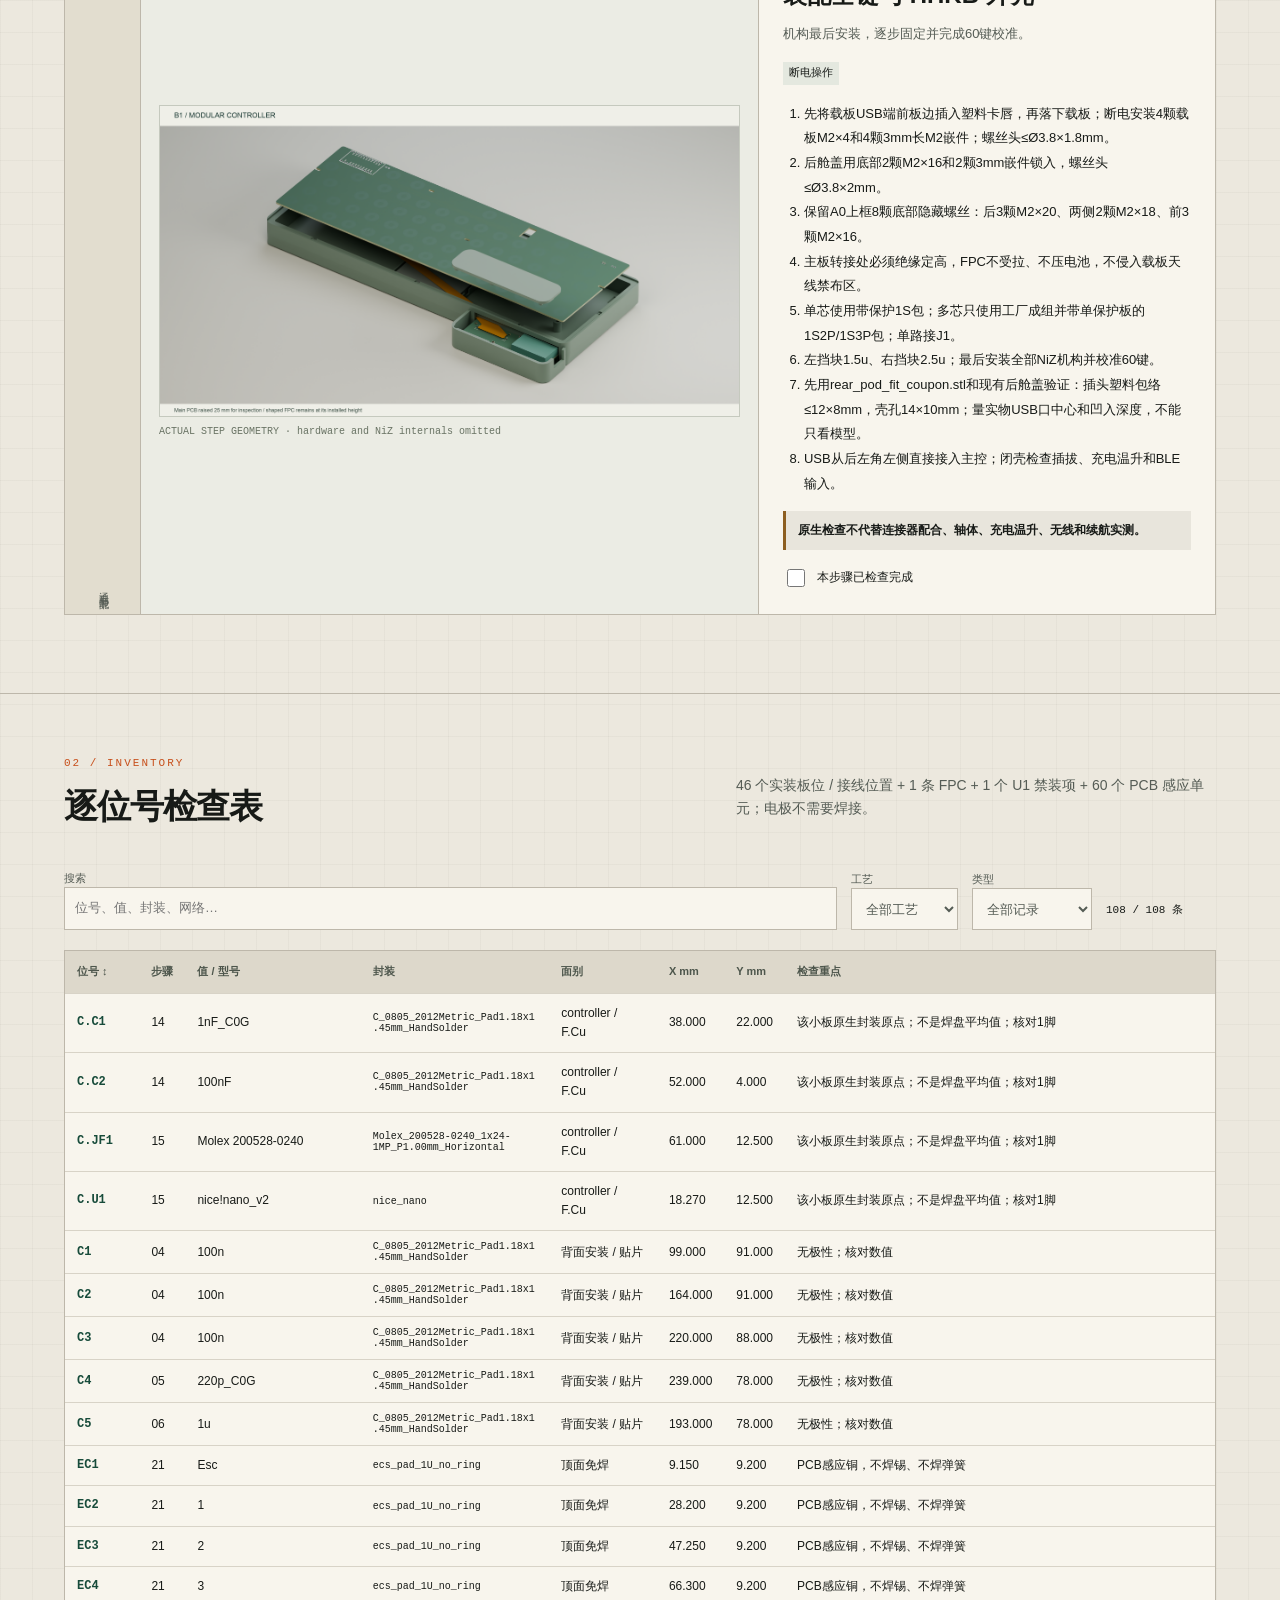
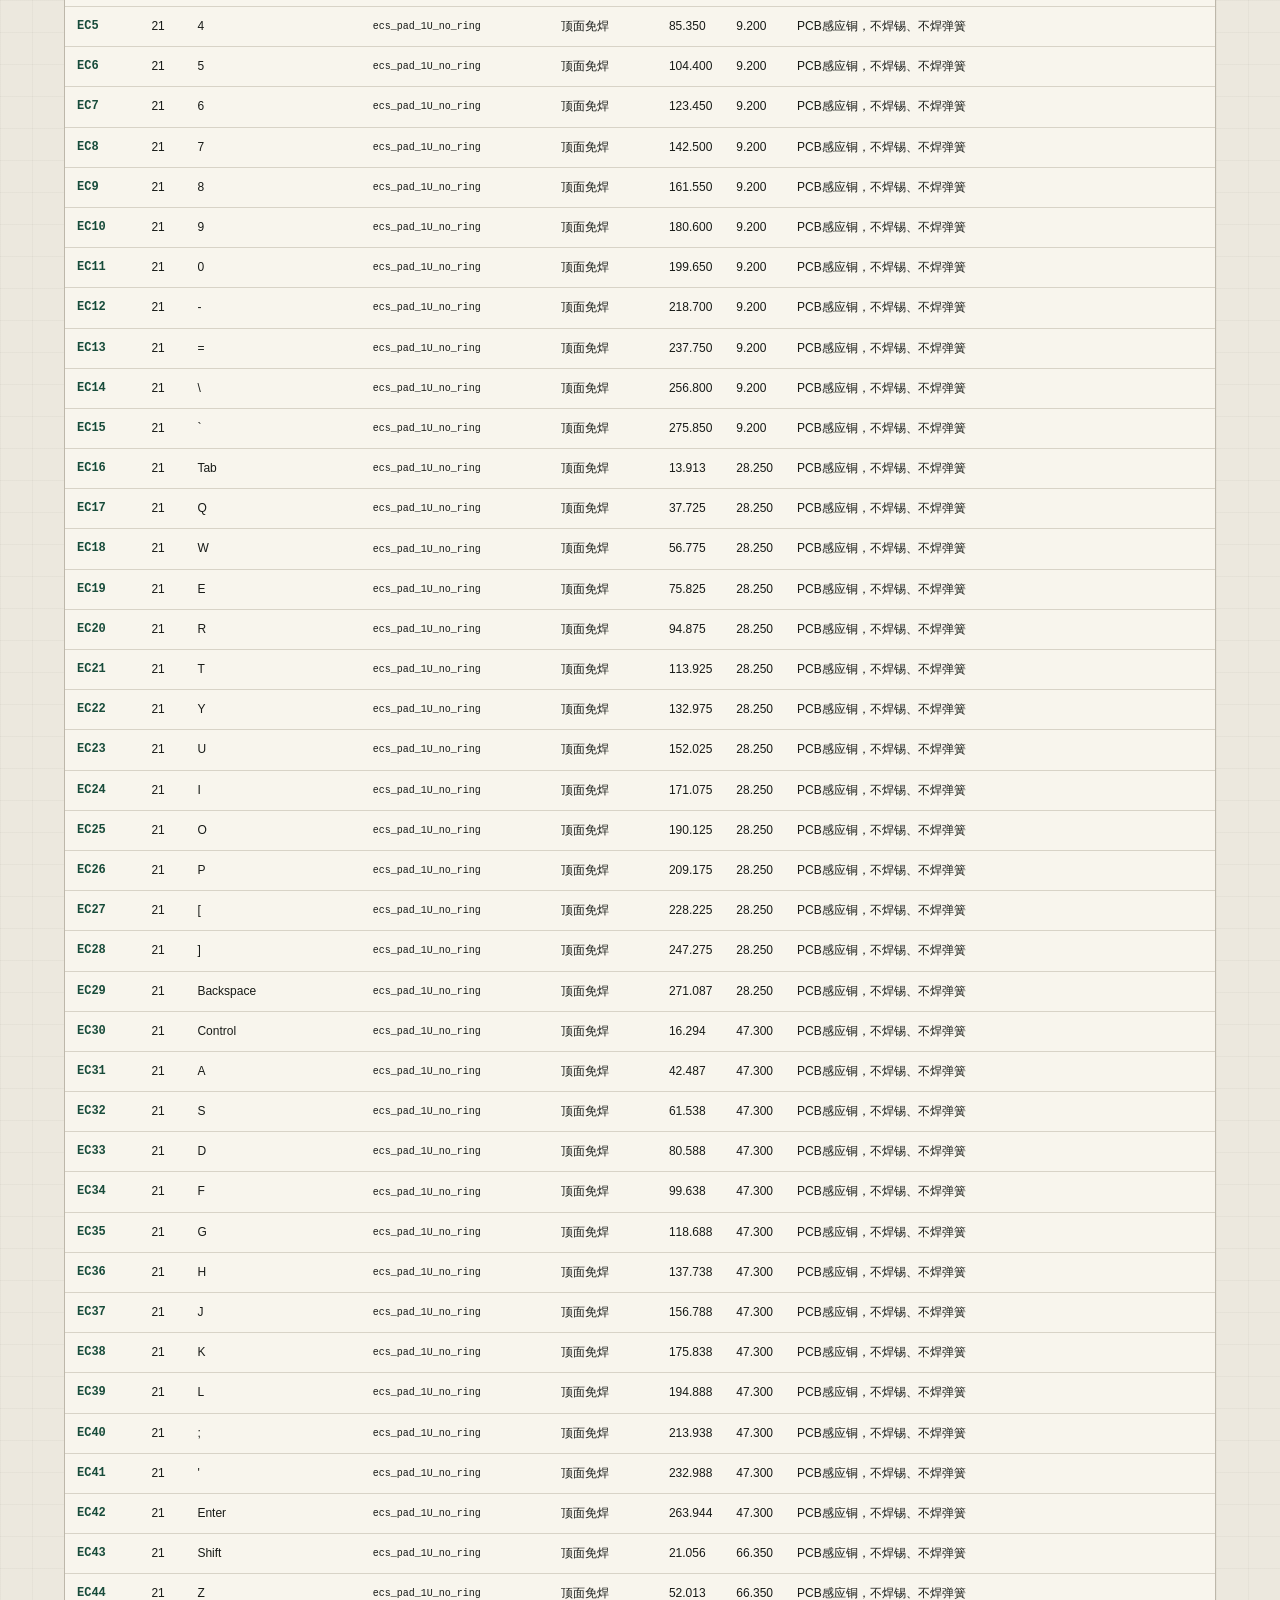
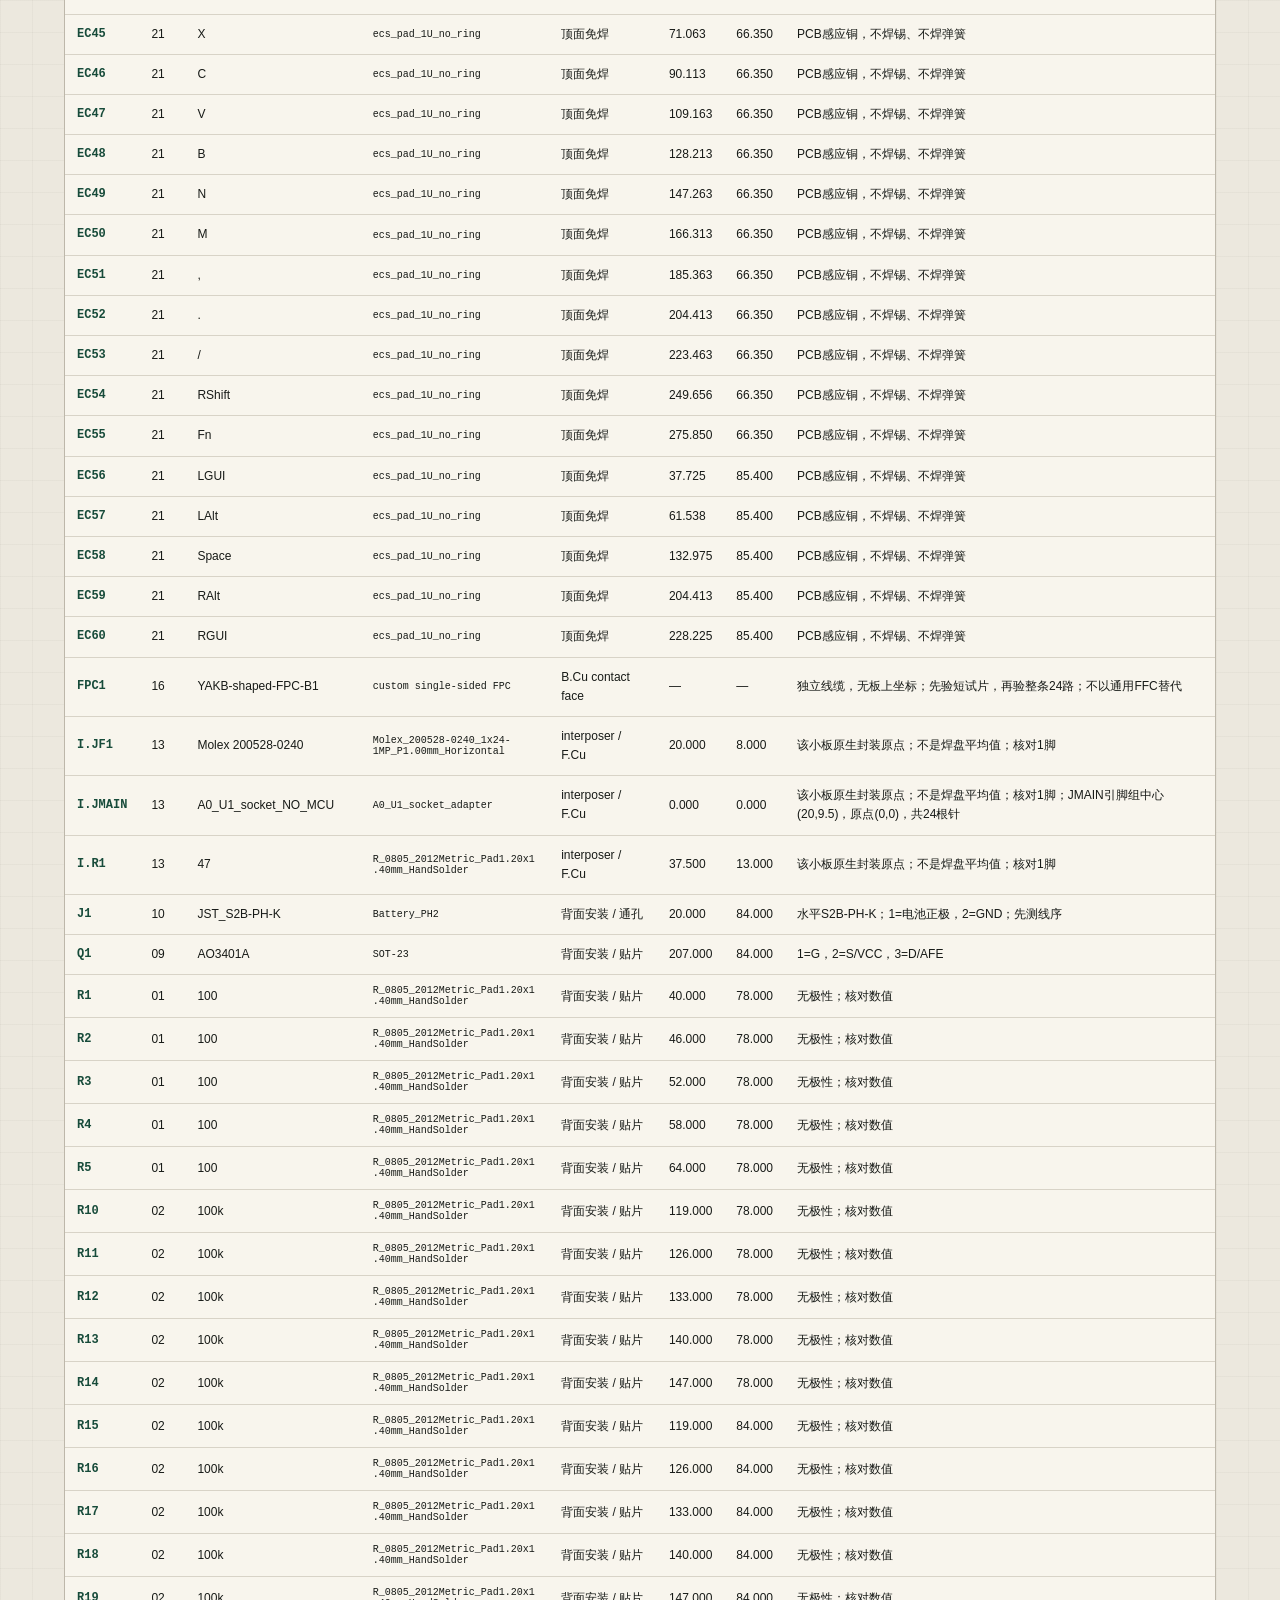
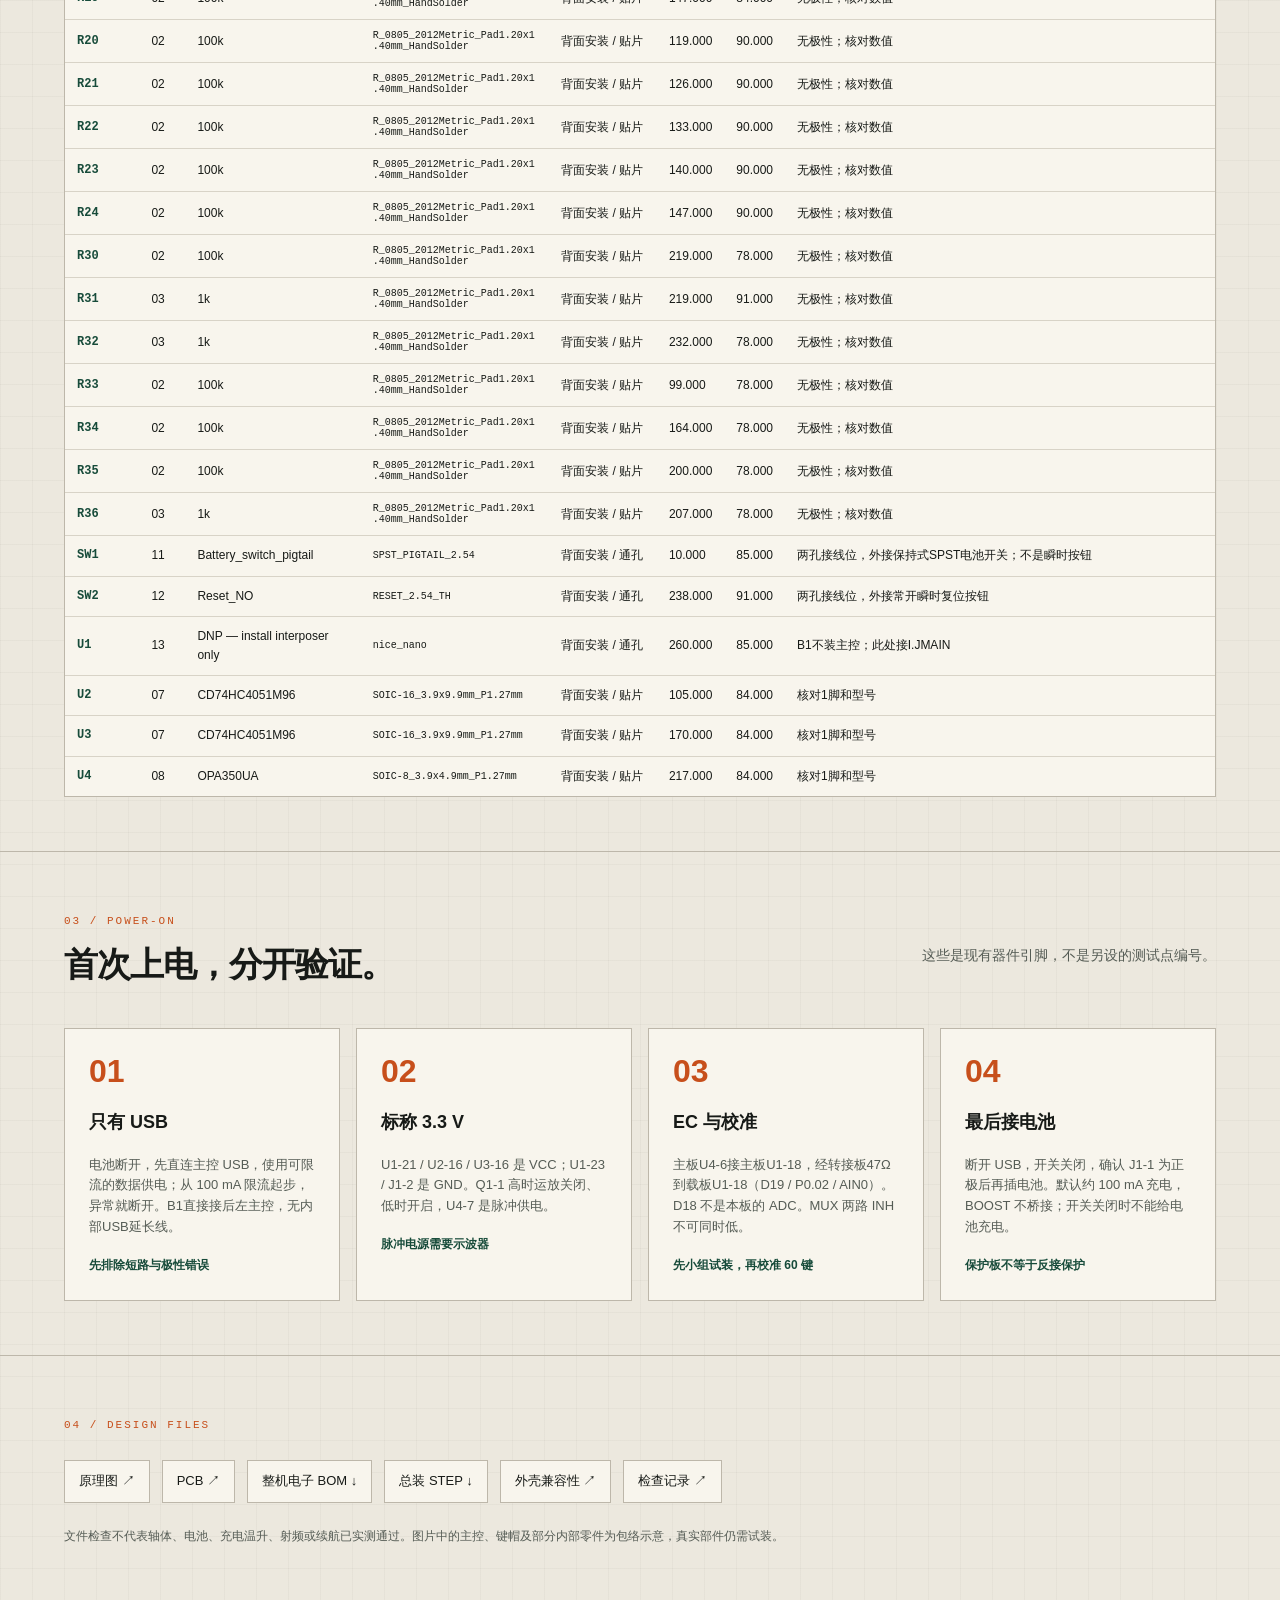
<file: hardware/soldering/b1/index.html>
<!doctype html>
<html lang="zh-CN"><head><meta charset="utf-8"><meta name="viewport" content="width=device-width,initial-scale=1"><meta name="description" content="YAKB NiZ 静电容键盘 B1.1 的本地手焊工作台，包含21步顺序、实际PCB焊盘高亮、位号筛选和可保存的检查进度。"><title>YAKB B1.1 — 手焊工作台</title><link rel="stylesheet" href="../styles.css"><script src="data.js" defer></script><script src="../app.js" defer></script></head>
<body><a href="#workflow" class="skip">跳到焊接步骤</a>
<header><a class="brand" href="#top"><span class="mark">YAKB</span><span><strong>手焊工作台</strong><small>Yet Another KeyBoard · B1.1</small></span></a><nav><a href="../../../README.zh-CN.md">项目说明 ↗</a><a href="../../../docs/modular/README.zh-CN.md">B1 装配说明</a><a href="placement-checklist.csv" download>↓ CSV</a><button id="print" type="button">打印</button></nav></header>

<main id="top"><section class="hero"><div class="hero-copy"><div class="eyebrow"><i></i> NiZ ELECTROCAPACITIVE <span>工程原型 B1.1</span></div><h1>静电容，<br><em>照着图焊。</em></h1><p>成品蓝牙主控、SOIC 模拟前端、0805 阻容。先完成低矮元件和断电检查，再插主控；<strong>USB 验证通过后才接电池。</strong></p><div class="build-lock">固定 60 键 HHKB <b>6u · BLE / USB · nRF52840</b></div></div><aside class="hero-data"><div class="total"><span>46</span><small>个实装板位 / 接线位置</small></div><div class="metrics"><div><b>21</b><small>操作步骤</small></div><div><b>16</b><small>元件组</small></div><div><b>60</b><small>免焊感应单元</small></div></div><p>本页进度保存在当前浏览器。元件坐标与编号取自 KiCad；高亮图表示焊盘位置。<strong>尚未有实物焊接与续航验证。</strong></p></aside><nav class="phase-rail" id="phases" aria-label="按工艺筛选"></nav></section>
<section class="band prerequisite"><span class="section-index">00 / BEFORE THE IRON</span><div><h2>先确认插接，再备料。</h2><p>B1原主板U1不装主控；先确认FPC插深、端子厚度与USB口实配。确认NiZ卡扣、板厚、胶碗、锥簧和卫星轴；6u 空格须为中心十字、95.25 mm 卫星轴间距。感应电极不要上锡，电池不要放在焊接台上。</p><a href="../../../mechanical/niz_fit_coupon.stl" download>下载 NiZ 试片 STL ↓</a></div></section>
<section class="band" id="workflow"><div class="section-head"><div><span class="section-index">01 / SEQUENCE</span><h2>焊接与装配顺序</h2></div><div class="progress"><div>操作完成度 <strong id="progressText" aria-live="polite">0 / 21</strong></div><div class="track"><i id="bar"></i></div><button id="reset" type="button">重置进度</button></div></div><p class="view-note">主板背面图已镜像为实际焊接视角；两张小板和软板平面图为顶视图，X向右、Y向使用者。坐标取各自板的原生封装原点；FPC线缆无板上坐标。白圈标记 1 脚，0805 的 1 脚标记不代表有极性。点击图片可放大。</p><div id="steps"></div><noscript><p>启用 JavaScript 可显示交互步骤。也可直接阅读上方链接的完整文字指南。</p></noscript></section>
<section class="band" id="inventory"><div class="section-head"><div><span class="section-index">02 / INVENTORY</span><h2>逐位号检查表</h2></div><p>46 个实装板位 / 接线位置 + 1 条 FPC + 1 个 U1 禁装项 + 60 个 PCB 感应单元；电极不需要焊接。</p></div><div class="tools"><label>搜索<input type="search" id="search" placeholder="位号、值、封装、网络…"></label><label>工艺<select id="phaseFilter"><option value="">全部工艺</option></select></label><label>类型<select id="typeFilter"><option value="">全部记录</option><option value="populate">实装 / 接线</option><option value="cable">FPC 线缆</option><option value="dnp">禁止装主控</option><option value="electrode">免焊感应电极</option></select></label><span id="rowCount" aria-live="polite"></span></div><div class="table-wrap"><table><thead><tr><th><button id="sortRef" type="button">位号 ↕</button></th><th>步骤</th><th>值 / 型号</th><th>封装</th><th>面别</th><th>X mm</th><th>Y mm</th><th>检查重点</th></tr></thead><tbody id="rows"></tbody></table></div><p id="empty" hidden>没有匹配的位号，请调整筛选条件。</p></section>
<section class="band" id="power"><div class="section-head"><div><span class="section-index">03 / POWER-ON</span><h2>首次上电，分开验证。</h2></div><p>这些是现有器件引脚，不是另设的测试点编号。</p></div><div class="checkpoints"><article><span>01</span><h3>只有 USB</h3><p>电池断开，先直连主控 USB，使用可限流的数据供电；从 100 mA 限流起步，异常就断开。B1直接接后左主控，无内部USB延长线。</p><b>先排除短路与极性错误</b></article><article><span>02</span><h3>标称 3.3 V</h3><p>U1-21 / U2-16 / U3-16 是 VCC；U1-23 / J1-2 是 GND。Q1-1 高时运放关闭、低时开启，U4-7 是脉冲供电。</p><b>脉冲电源需要示波器</b></article><article><span>03</span><h3>EC 与校准</h3><p>主板U4-6接主板U1-18，经转接板47Ω到载板U1-18（D19 / P0.02 / AIN0）。D18 不是本板的 ADC。MUX 两路 INH 不可同时低。</p><b>先小组试装，再校准 60 键</b></article><article><span>04</span><h3>最后接电池</h3><p>断开 USB，开关关闭，确认 J1-1 为正极后再插电池。默认约 100 mA 充电，BOOST 不桥接；开关关闭时不能给电池充电。</p><b>保护板不等于反接保护</b></article></div></section>
<section class="band references"><span class="section-index">04 / DESIGN FILES</span><div><a href="../../modular/YAKB-controller-B1.kicad_sch">原理图 ↗</a><a href="../../modular/YAKB-controller-B1.kicad_pcb">PCB ↗</a><a href="../../modular/BOM-B1-complete.csv">整机电子 BOM ↓</a><a href="../../../mechanical/modular/assembly_B1.step">总装 STEP ↓</a><a href="../../../docs/compatibility.zh-CN.md">外壳兼容性 ↗</a><a href="../../../reports/">检查记录 ↗</a></div><p>文件检查不代表轴体、电池、充电温升、射频或续航已实测通过。图片中的主控、键帽及部分内部零件为包络示意，真实部件仍需试装。</p></section></main>
<footer><b>YAKB — Yet Another KeyBoard</b><span>2026-10-23 · B1.1 engineering prototype · 本地离线指南</span></footer>
<dialog id="viewer"><button id="closeViewer" type="button" aria-label="关闭放大图">关闭 ×</button><img id="zoomImage" alt=""><p id="zoomCaption"></p></dialog><div id="toast" role="status" aria-live="polite"></div>
</body></html>
</file>
<file: hardware/soldering/styles.css>
:root{--paper:#ece8de;--surface:#f8f5ed;--ink:#171a17;--muted:#555c55;--line:#bdb7aa;--orange:#c74f1b;--green:#174b3a;--mono:"SFMono-Regular",Menlo,Consolas,monospace;--display:"DIN Alternate","Avenir Next Condensed","PingFang SC",sans-serif;--body:"Avenir Next","PingFang SC","Hiragino Sans GB",sans-serif}*{box-sizing:border-box}html{scroll-behavior:smooth;scroll-padding-top:90px}body{margin:0;background:linear-gradient(#171a1708 1px,transparent 1px),linear-gradient(90deg,#171a1708 1px,transparent 1px),var(--paper);background-size:32px 32px;color:var(--ink);font:16px/1.6 var(--body)}a{color:inherit;text-decoration:none}button,input,select{font:inherit;color:inherit}button,a,input,select{outline-offset:4px}button:focus-visible,a:focus-visible,input:focus-visible,select:focus-visible{outline:3px solid #256f78}button{cursor:pointer}img{display:block;max-width:100%}.skip{position:fixed;top:-70px;z-index:100;background:var(--green);color:white;padding:12px}.skip:focus{top:8px}header{position:sticky;top:0;z-index:20;background:#171a17f5;color:#f6f2e8;display:flex;justify-content:space-between;align-items:center;padding:12px 4vw;border-bottom:1px solid #4c534b;backdrop-filter:blur(14px)}.brand{display:flex;align-items:center;gap:14px}.mark{display:grid;place-items:center;width:54px;height:44px;border:1px solid #6d786b;font:14px var(--mono);letter-spacing:1px}.brand strong,.brand small{display:block}.brand small{color:#afb8ad;font-size:11px;letter-spacing:1px}header nav{display:flex;gap:12px;align-items:center}header nav a,header button{padding:7px 12px;border:1px solid #5e685a;font-size:13px;background:transparent;color:inherit}header nav a:hover,header button:hover{background:#ffffff18}main{max-width:1600px;margin:auto}.hero{display:grid;grid-template-columns:1.4fr 1fr;gap:50px;padding:64px 5vw 0}.eyebrow{display:flex;align-items:center;gap:10px;font:11px var(--mono);letter-spacing:1.3px}.eyebrow i{width:8px;height:8px;background:var(--orange);border-radius:50%}.eyebrow span{margin-left:auto;color:var(--muted)}h1{font:clamp(62px,7.3vw,112px)/1.07 var(--display);font-weight:850;letter-spacing:-4px;margin:30px 0}h1 em{font-style:normal;color:var(--orange)}.hero-copy p{max-width:620px;color:var(--muted);line-height:1.9}.hero-copy p strong{color:var(--ink)}.build-lock{display:inline-flex;gap:15px;flex-wrap:wrap;align-items:center;margin:25px 0 30px;padding:9px 12px;border:1px solid var(--green);font-size:13px;color:var(--green)}.build-lock b{font:11px var(--mono)}.hero-data{align-self:center;border:1px solid var(--line);background:var(--surface);padding:30px;box-shadow:8px 8px 0 #d8d2c5}.total{border-bottom:2px solid var(--ink);padding-bottom:20px;display:flex;align-items:baseline;gap:20px}.total span{font:100px/1 var(--display);font-weight:800;letter-spacing:-5px}.total small{font-size:14px;color:var(--muted)}.metrics{display:grid;grid-template-columns:repeat(3,1fr);padding:24px 0;border-bottom:1px solid var(--line)}.metrics div{border-right:1px solid var(--line);padding:0 15px}.metrics div:first-child{padding-left:0}.metrics div:last-child{border:0}.metrics b{display:block;font:34px/1.2 var(--display);font-weight:800}.metrics small{font-size:12px;color:var(--muted)}.hero-data p{font-size:12px;color:var(--muted);margin-bottom:0}.phase-rail{grid-column:1/-1;display:flex;border-top:1px solid var(--ink);border-bottom:1px solid var(--ink);margin-top:20px;overflow:auto}.phase-rail button{flex:1;white-space:nowrap;background:transparent;border:0;border-right:1px solid var(--line);padding:15px 18px;text-align:left;font-size:14px}.phase-rail button b{font:11px var(--mono);margin-right:10px}.phase-rail button.active{background:var(--ink);color:var(--surface)}.band{padding:54px 5vw;border-bottom:1px solid var(--line)}.section-index{font:11px var(--mono);letter-spacing:2px;color:var(--orange)}h2{font:34px/1.25 var(--display);font-weight:800;margin:12px 0 18px;letter-spacing:-1px}.section-head{display:flex;justify-content:space-between;gap:28px;align-items:center;margin-bottom:24px}.section-head>p{max-width:480px;color:var(--muted);font-size:14px}.prerequisite{display:grid;grid-template-columns:200px 1fr;gap:30px;background:#f4f0e7}.prerequisite h2{font-size:27px;margin-top:0}.prerequisite p{color:var(--muted);max-width:920px}.prerequisite a{font-size:13px;color:var(--green);border-bottom:1px solid;padding-bottom:3px}.progress{min-width:260px}.progress>div:first-child{display:flex;justify-content:space-between;font-size:13px}.progress strong{font-family:var(--mono);color:var(--green)}.track{height:6px;background:#d3cec2;margin:9px 0}.track i{display:block;width:0;height:100%;background:var(--green);transition:width .25s}.progress button{float:right;border:0;background:transparent;text-decoration:underline;font-size:11px;color:var(--muted)}.view-note{font-size:12px;color:var(--muted);margin-bottom:28px}.step{display:grid;grid-template-columns:76px minmax(0,1.35fr) minmax(280px,1fr);border:1px solid var(--line);background:var(--surface);margin:0 0 24px;scroll-margin-top:90px}.step.is-done{border-color:#709780}.step[hidden]{display:none}.step-side{display:flex;flex-direction:column;align-items:center;justify-content:space-between;border-right:1px solid var(--line);padding:20px 8px;background:#e2ddcf}.step-number{font:40px var(--display);font-weight:800;color:var(--phase)}.step-side small{writing-mode:vertical-rl;letter-spacing:2px;font:10px var(--mono);color:var(--muted)}.step figure{margin:0;background:#ebece4;padding:18px;display:flex;flex-direction:column;justify-content:center;min-width:0}.step figure button{border:0;padding:0;background:transparent;cursor:zoom-in}.step figure img{width:100%;height:auto;border:1px solid #c5c9be}.step figcaption{font:10px var(--mono);color:#697364;margin-top:9px}.step-copy{padding:24px;border-left:1px solid var(--line)}.step-meta{display:flex;gap:10px;font:10px var(--mono);color:var(--phase);text-transform:uppercase;letter-spacing:1px}.step-copy h3{font:24px/1.35 var(--display);font-weight:800;margin:12px 0}.step-copy .summary{color:var(--muted);font-size:13px}.parts{display:flex;flex-wrap:wrap;gap:5px;margin:17px 0}.parts span{font:11px/1.5 var(--mono);background:#e4e8df;padding:3px 6px;overflow-wrap:anywhere}.step-copy ol{margin:14px 0;padding-left:21px;font-size:13px;line-height:1.9}.checkpoint{border-left:3px solid var(--phase);background:#e8e5dc;padding:10px 12px;font-size:12px;font-weight:600}.done-label{display:flex;align-items:center;gap:9px;font-size:12px;padding-top:16px;cursor:pointer}.done-label input{width:18px;height:18px;accent-color:var(--green)}.step.is-done .step-number:after{content:"✓";display:block;font-size:20px;text-align:center;color:var(--green)}.tools{display:flex;align-items:end;gap:14px;margin-bottom:20px;flex-wrap:wrap}.tools label{font-size:11px;color:var(--muted)}.tools label:first-child{flex:1;min-width:230px}.tools input,.tools select{display:block;background:var(--surface);border:1px solid var(--line);padding:10px;font-size:13px;width:100%;min-height:42px}.tools>span{font:11px var(--mono);padding-bottom:13px;min-width:110px}.table-wrap{overflow:auto;border:1px solid var(--line)}table{border-collapse:collapse;width:100%;font-size:12px;background:var(--surface);min-width:1000px}th{text-align:left;background:#ddd8cb;color:#4d564c;font-size:11px;padding:12px;white-space:nowrap}td{padding:10px 12px;border-top:1px solid #d8d3c7}td:nth-child(1){font-family:var(--mono);font-weight:bold;color:var(--green)}td:nth-child(4){font:10px var(--mono);max-width:240px;overflow-wrap:anywhere}tbody tr:hover{background:#e6ecdf}th button{background:transparent;border:0;padding:0;font-size:inherit;font-weight:bold}.checkpoints{display:grid;grid-template-columns:repeat(4,1fr);gap:16px}.checkpoints article{background:var(--surface);padding:24px;border:1px solid var(--line)}.checkpoints article>span{font:32px var(--display);font-weight:800;color:var(--orange)}.checkpoints h3{font-size:18px}.checkpoints p{font-size:13px;color:var(--muted)}.checkpoints article>b{font-size:12px;color:var(--green)}.references>div{display:flex;flex-wrap:wrap;gap:12px;margin:24px 0}.references a{font-size:13px;border:1px solid var(--line);background:var(--surface);padding:10px 14px}.references p{font-size:12px;color:var(--muted);max-width:1000px}footer{max-width:1600px;margin:auto;display:flex;justify-content:space-between;gap:20px;padding:30px 5vw;font-size:11px;color:var(--muted)}footer b{font-family:var(--mono)}dialog{max-width:min(95vw,1800px);max-height:94vh;padding:24px;background:var(--surface);border:1px solid var(--ink)}dialog::backdrop{background:#0c140ede;backdrop-filter:blur(5px)}dialog button{float:right;margin-bottom:16px;padding:7px 14px;background:var(--ink);color:white;border:0}dialog img{clear:both;max-height:75vh;margin:auto;object-fit:contain}dialog p{font-size:12px;color:var(--muted)}#toast{position:fixed;bottom:25px;left:50%;transform:translateX(-50%);background:var(--ink);color:white;padding:10px 18px;font-size:12px;opacity:0;pointer-events:none;transition:opacity .2s;z-index:50}#toast.visible{opacity:1}@media(max-width:1000px){.hero{gap:25px;padding-top:38px}.hero-data{padding:20px}.total{gap:12px}.total span{font-size:80px}.metrics div{padding:0 8px}.step{grid-template-columns:56px minmax(0,1fr) minmax(240px,1fr)}.step-copy{padding:18px}.checkpoints{grid-template-columns:repeat(2,1fr)}header nav a:first-child{display:none}.prerequisite{grid-template-columns:150px 1fr}}@media(max-width:720px){header{padding:10px 18px}.brand small{max-width:150px;font-size:9px}header nav{gap:6px}header nav a,header button{padding:6px 9px;font-size:11px}header nav a:nth-child(2){display:none}.hero{display:block;padding:35px 20px 0}h1{font-size:76px;letter-spacing:-3px}.eyebrow{font-size:9px}.hero-data{margin:24px 0}.total span{font-size:80px}.phase-rail{margin-top:34px}.phase-rail button{padding:14px;font-size:12px}.band{padding:36px 20px}.prerequisite{display:block}.prerequisite>span{display:block;margin-bottom:20px}.section-head{align-items:flex-start;flex-direction:column;gap:10px}h2{font-size:29px}.progress{width:100%}.step{grid-template-columns:50px minmax(0,1fr)}.step-side{grid-row:1/3}.step figure{padding:12px}.step-copy{grid-column:2;border-left:0;border-top:1px solid var(--line)}.step-number{font-size:30px}.checkpoints{grid-template-columns:1fr}.checkpoints article{padding:20px}.tools label:not(:first-child){flex:1;min-width:125px}footer{flex-direction:column;padding:24px 20px}.hero-copy p{font-size:14px}.view-note{font-size:11px}}@media(prefers-reduced-motion:reduce){html{scroll-behavior:auto}*{transition:none!important}}@media print{body{background:white;color:black}header,.phase-rail,.progress button,.tools,dialog,#toast,.done-label,.skip{display:none!important}.hero{padding:20px;gap:20px}.hero-data{box-shadow:none}.band{padding:20px;break-inside:avoid}.step{display:grid!important;break-inside:avoid;grid-template-columns:40px 1.2fr 1fr;font-size:10px}.step-copy{padding:12px}.step-copy h3{font-size:18px}.step-copy ol,.step-copy p{font-size:10px}.table-wrap{overflow:visible}table{min-width:0;font-size:8px}td,th{padding:5px}.checkpoints{grid-template-columns:repeat(2,1fr)}h1{font-size:60px}.hero-data .total span{font-size:70px}}
</file>
